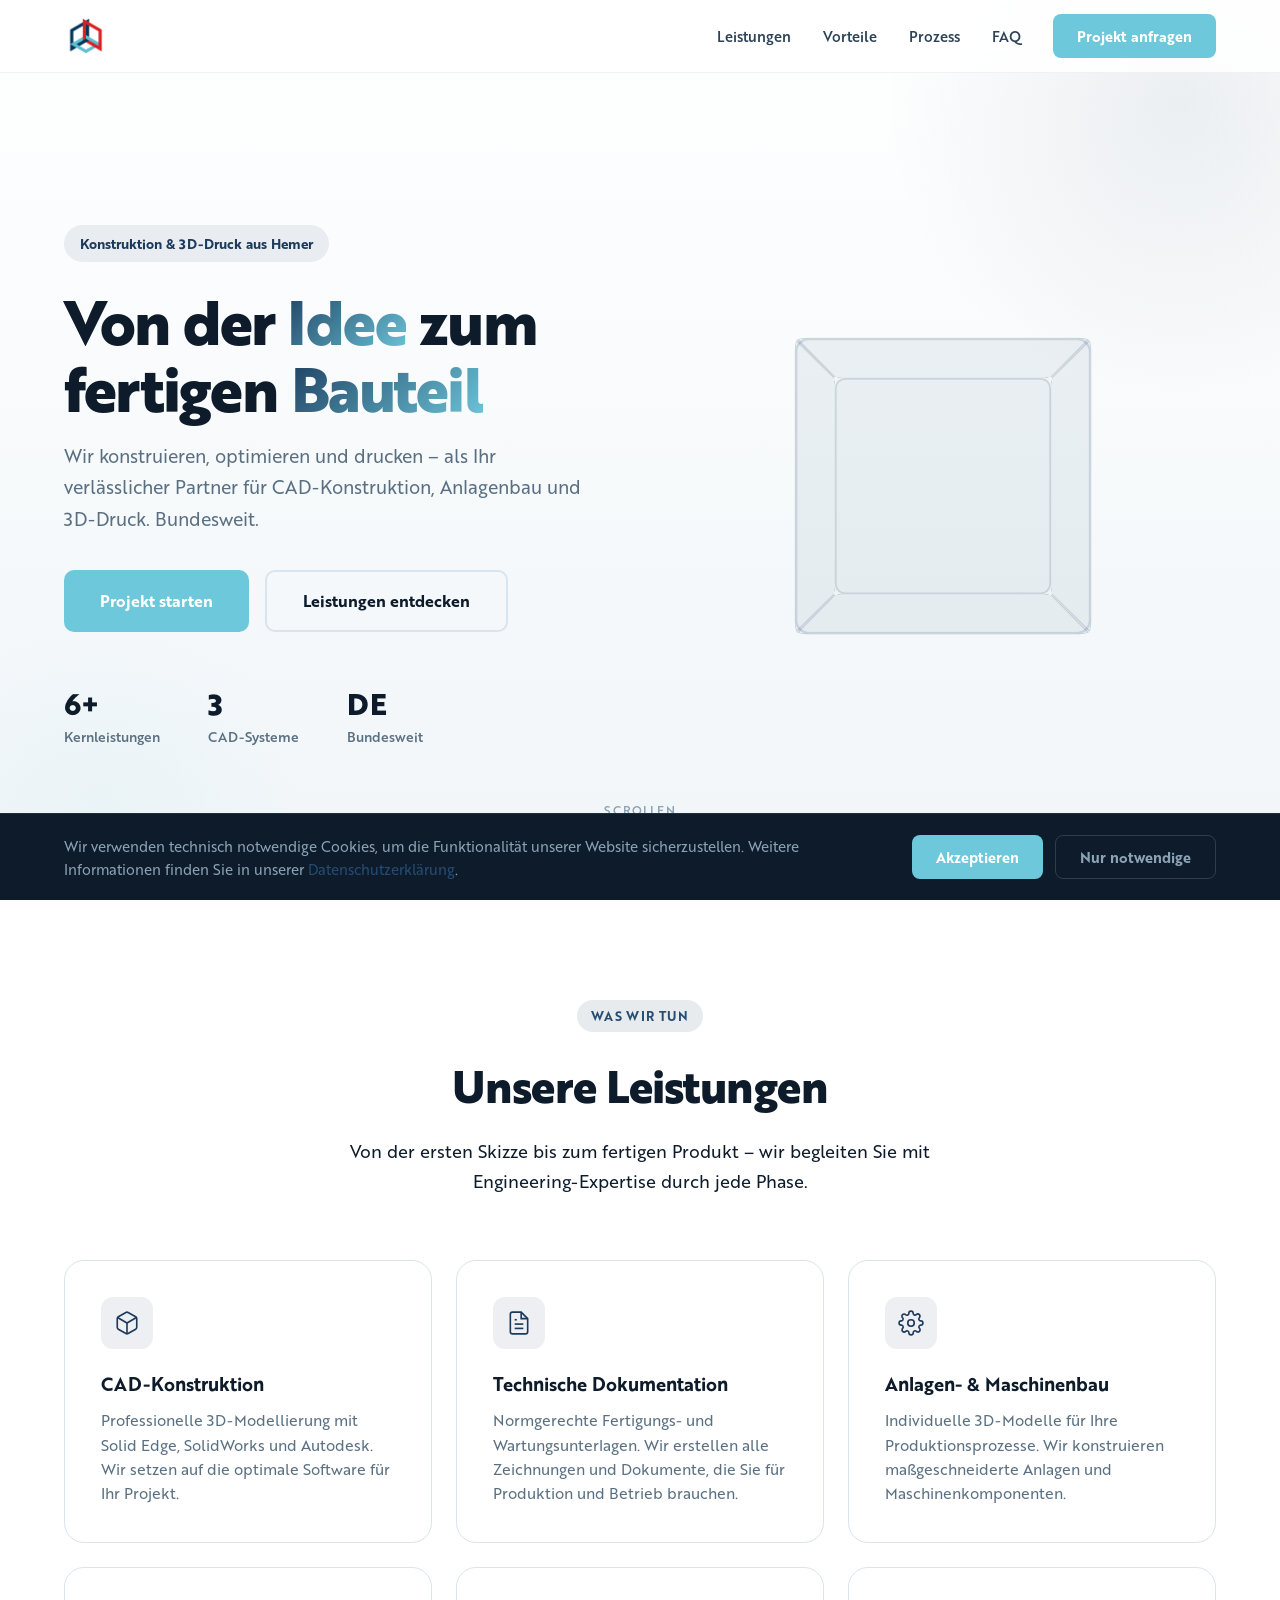
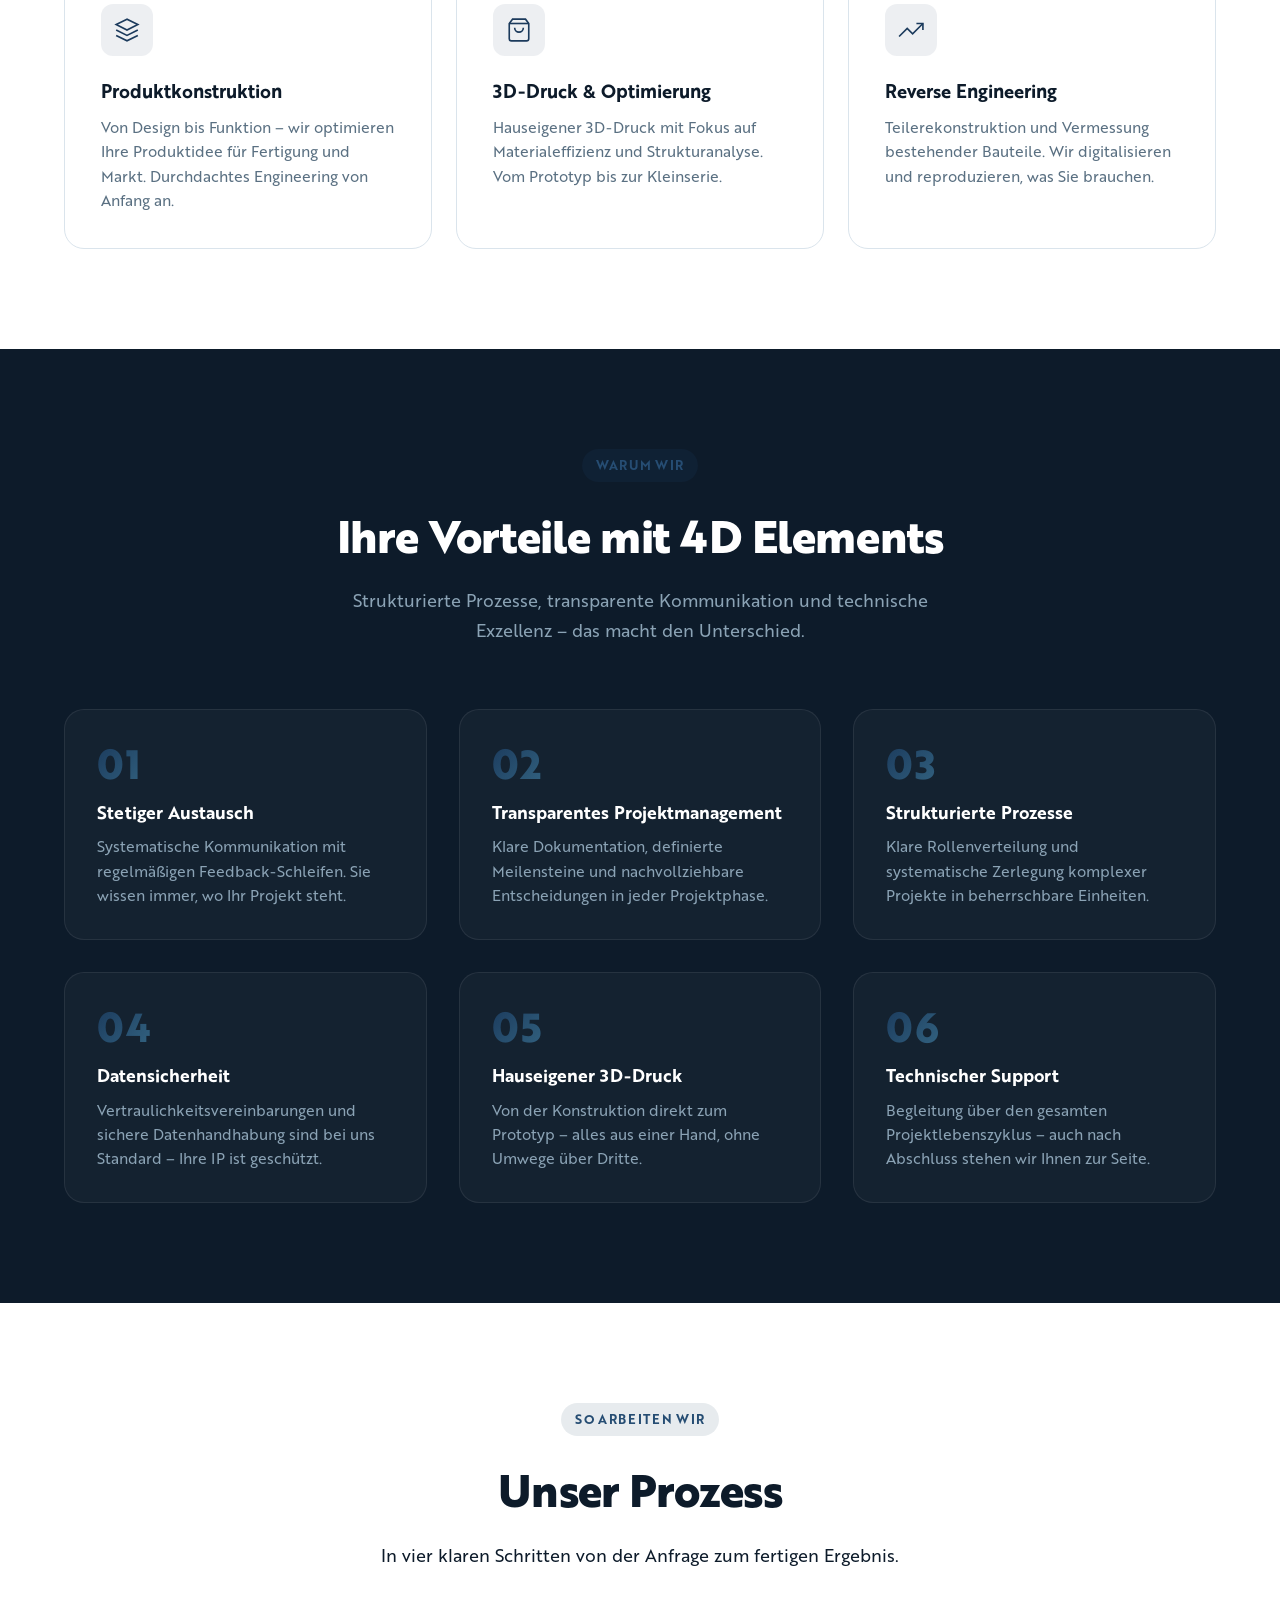
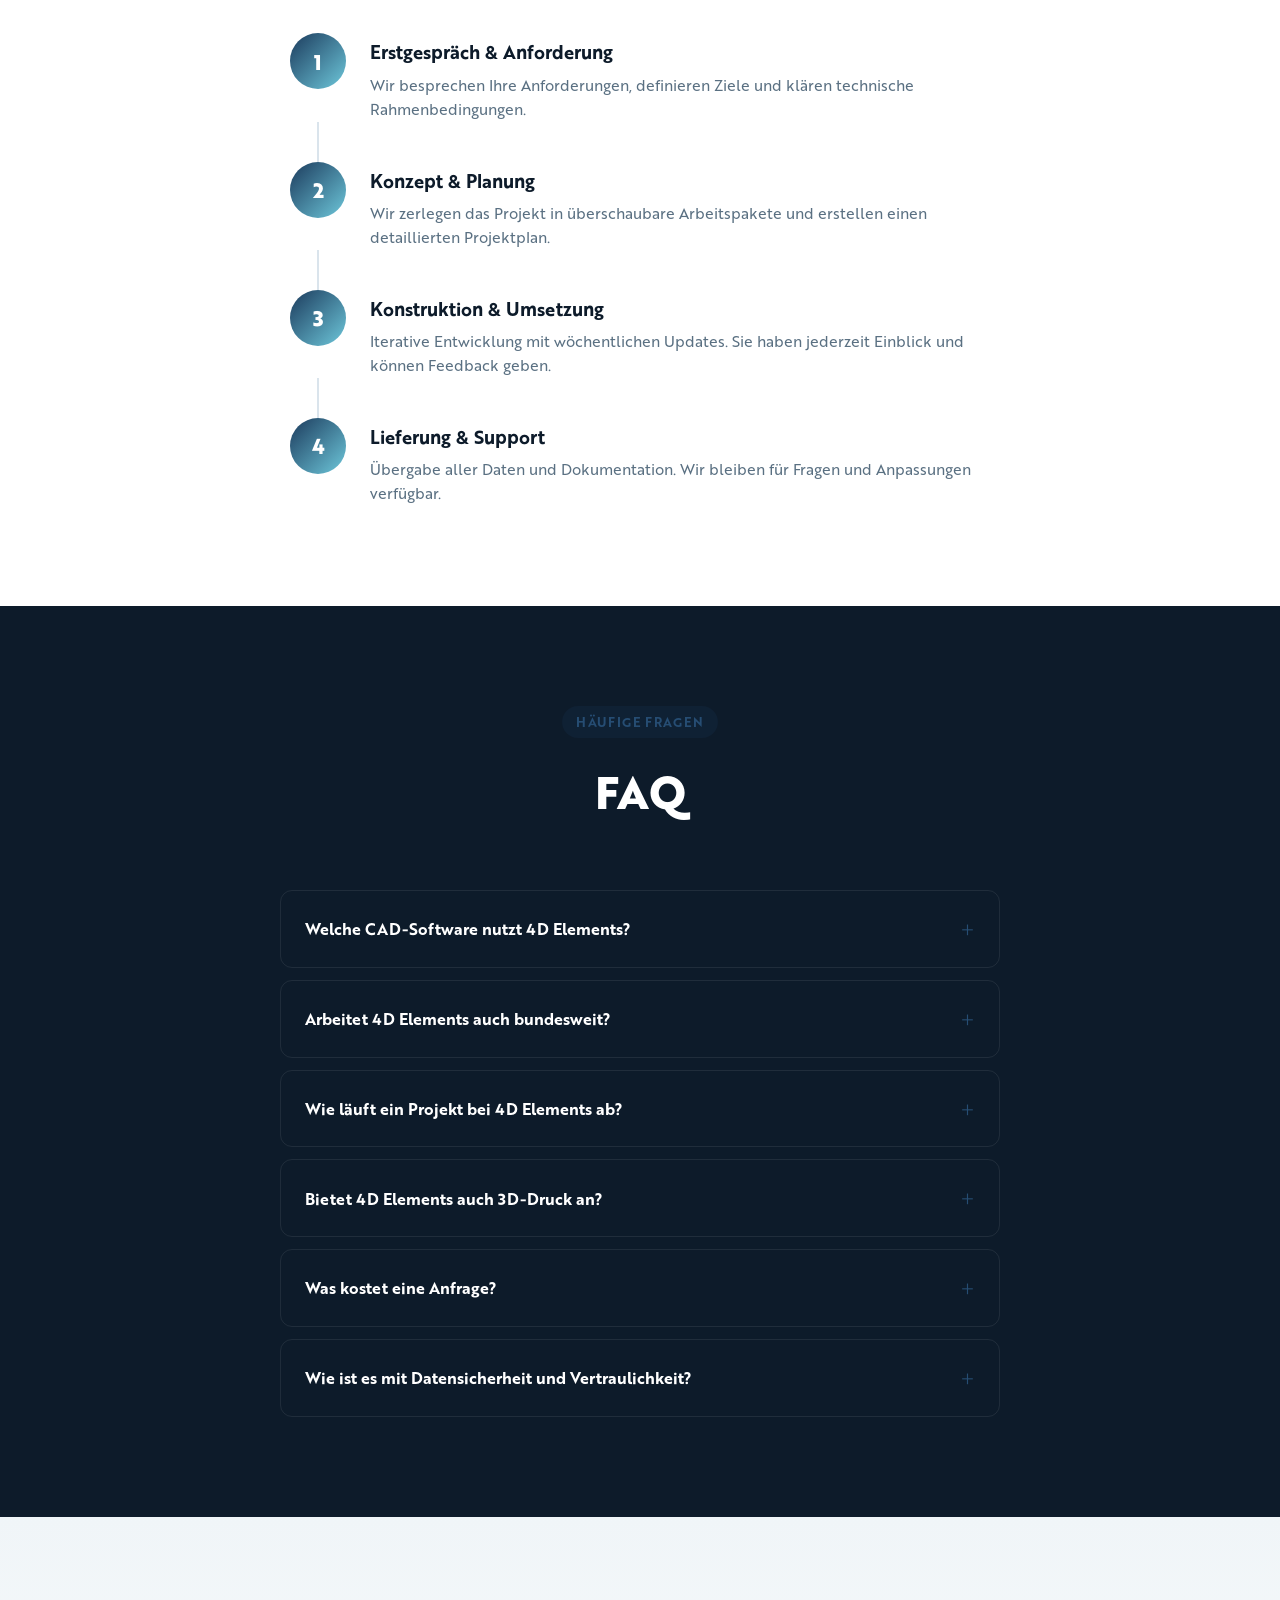
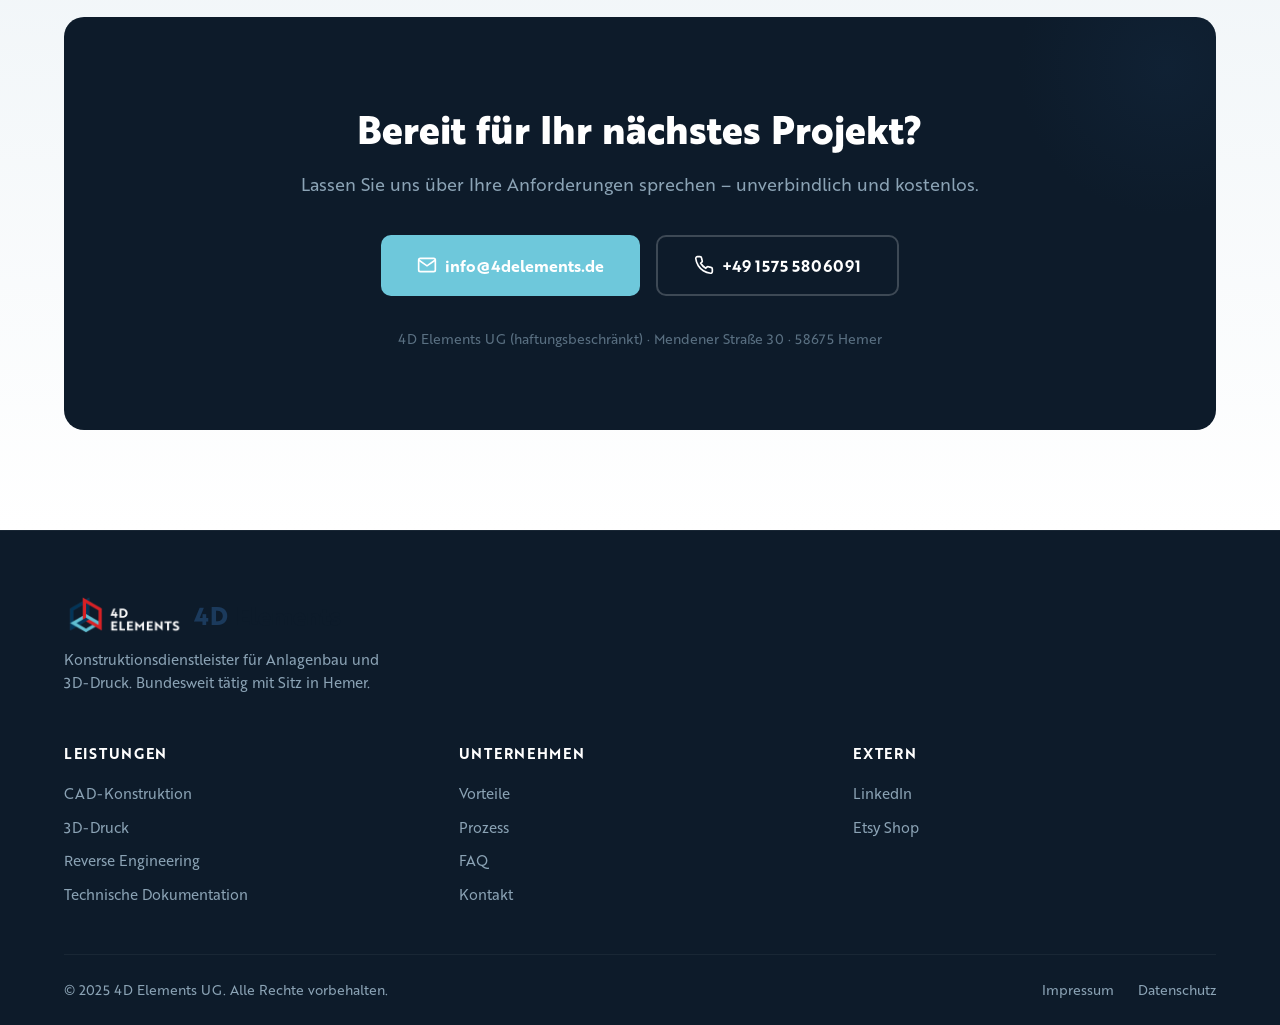
<file: index.html>
<!DOCTYPE html>
<html lang="de">
<head>
  <meta charset="UTF-8">
  <meta name="viewport" content="width=device-width, initial-scale=1.0">
  <title>4D Elements UG | Konstruktion & 3D-Druck aus Hemer</title>
  <meta name="description" content="4D Elements UG – Ihr Partner für CAD-Konstruktion, 3D-Druck und Reverse Engineering. Bundesweit tätig mit Sitz in Hemer. Jetzt Projekt anfragen!">
  <meta name="keywords" content="CAD Konstruktion, 3D-Druck, Reverse Engineering, Anlagenbau, Technische Zeichnung, Hemer, Sauerland, NRW, 4D Elements">
  <meta name="author" content="4D Elements UG">
  <meta name="robots" content="index, follow">
  <link rel="canonical" href="https://4delements.de/">

  <!-- Open Graph -->
  <meta property="og:title" content="4D Elements UG | Konstruktion & 3D-Druck">
  <meta property="og:description" content="Ihr Partner für CAD-Konstruktion, 3D-Druck und Reverse Engineering. Bundesweit tätig.">
  <meta property="og:type" content="website">
  <meta property="og:url" content="https://4delements.de/">
  <meta property="og:locale" content="de_DE">
  <meta property="og:site_name" content="4D Elements UG">

  <!-- GEO Tags -->
  <meta name="geo.region" content="DE-NW">
  <meta name="geo.placename" content="Hemer">
  <meta name="geo.position" content="51.3867;7.7667">
  <meta name="ICBM" content="51.3867, 7.7667">

  <!-- Structured Data: LocalBusiness -->
  <script type="application/ld+json">
  {
    "@context": "https://schema.org",
    "@type": "LocalBusiness",
    "name": "4D Elements UG",
    "description": "Konstruktionsdienstleister für Anlagenbau und 3D-Druck",
    "url": "https://4delements.de",
    "telephone": "+4915755806091",
    "email": "info@4delements.de",
    "address": {
      "@type": "PostalAddress",
      "streetAddress": "Mendener Straße 30",
      "addressLocality": "Hemer",
      "postalCode": "58675",
      "addressRegion": "NRW",
      "addressCountry": "DE"
    },
    "areaServed": {
      "@type": "Country",
      "name": "Deutschland"
    },
    "sameAs": [
      "https://www.linkedin.com/company/4d-elements-ug/",
      "https://www.etsy.com/de/shop/4DElements"
    ],
    "foundingDate": "2023",
    "founders": [
      {"@type": "Person", "name": "Anna Wiemann"},
      {"@type": "Person", "name": "Timo Hinz"}
    ],
    "hasOfferCatalog": {
      "@type": "OfferCatalog",
      "name": "Dienstleistungen",
      "itemListElement": [
        {"@type": "Offer", "itemOffered": {"@type": "Service", "name": "CAD-Konstruktion", "description": "Professionelle Konstruktion mit Solid Edge, SolidWorks und Autodesk"}},
        {"@type": "Offer", "itemOffered": {"@type": "Service", "name": "3D-Druck", "description": "Optimierter 3D-Druck mit Materialeffizienz und Strukturanalyse"}},
        {"@type": "Offer", "itemOffered": {"@type": "Service", "name": "Reverse Engineering", "description": "Teilerekonstruktion und Vermessungsdienstleistungen"}},
        {"@type": "Offer", "itemOffered": {"@type": "Service", "name": "Technische Dokumentation", "description": "Fertigungs- und Wartungsunterlagen"}}
      ]
    }
  }
  </script>

  <!-- FAQ Structured Data -->
  <script type="application/ld+json">
  {
    "@context": "https://schema.org",
    "@type": "FAQPage",
    "mainEntity": [
      {
        "@type": "Question",
        "name": "Welche CAD-Software nutzt 4D Elements?",
        "acceptedAnswer": {
          "@type": "Answer",
          "text": "Wir arbeiten mit Solid Edge, SolidWorks und Autodesk – je nach Projektanforderung setzen wir die optimale Software ein."
        }
      },
      {
        "@type": "Question",
        "name": "Arbeitet 4D Elements auch bundesweit?",
        "acceptedAnswer": {
          "@type": "Answer",
          "text": "Ja, wir sind bundesweit tätig. Unser Sitz ist in Hemer (NRW), aber wir betreuen Kunden in ganz Deutschland."
        }
      },
      {
        "@type": "Question",
        "name": "Wie läuft ein Projekt bei 4D Elements ab?",
        "acceptedAnswer": {
          "@type": "Answer",
          "text": "Wir zerlegen komplexe Projekte in überschaubare Einheiten, kommunizieren wöchentlich den Fortschritt und liefern transparente Dokumentation."
        }
      }
    ]
  }
  </script>

  <link rel="stylesheet" href="style.css">
</head>
<body>

  <!-- Navigation -->
  <nav class="nav" id="nav">
    <div class="container nav-inner">
      <a href="/" class="nav-logo">
        <img src="/assets/logo.png" alt="4D Elements Logo" class="nav-logo-img">
      </a>
      <ul class="nav-links" id="navLinks">
        <li><a href="#leistungen">Leistungen</a></li>
        <li><a href="#vorteile">Vorteile</a></li>
        <li><a href="#prozess">Prozess</a></li>
        <li><a href="#faq">FAQ</a></li>
        <li><a href="#kontakt" class="btn btn-nav">Projekt anfragen</a></li>
      </ul>
      <button class="nav-toggle" id="navToggle" aria-label="Menü öffnen">
        <span></span><span></span><span></span>
      </button>
    </div>
  </nav>

  <!-- Hero -->
  <header class="hero" id="hero">
    <div class="container hero-inner">
      <div class="hero-content">
        <div class="hero-badge">Konstruktion & 3D-Druck aus Hemer</div>
        <h1>Von der <span class="gradient-text">Idee</span> zum fertigen <span class="gradient-text">Bauteil</span></h1>
        <p class="hero-sub">Wir konstruieren, optimieren und drucken – als Ihr verlässlicher Partner für CAD-Konstruktion, Anlagenbau und 3D-Druck. Bundesweit.</p>
        <div class="hero-actions">
          <a href="#kontakt" class="btn btn-primary btn-lg">Projekt starten</a>
          <a href="#leistungen" class="btn btn-outline btn-lg">Leistungen entdecken</a>
        </div>
        <div class="hero-stats">
          <div class="stat">
            <span class="stat-num">6+</span>
            <span class="stat-label">Kernleistungen</span>
          </div>
          <div class="stat">
            <span class="stat-num">3</span>
            <span class="stat-label">CAD-Systeme</span>
          </div>
          <div class="stat">
            <span class="stat-num">DE</span>
            <span class="stat-label">Bundesweit</span>
          </div>
        </div>
      </div>
      <div class="hero-visual">
        <div class="hero-cube">
          <div class="cube-face front"></div>
          <div class="cube-face back"></div>
          <div class="cube-face right"></div>
          <div class="cube-face left"></div>
          <div class="cube-face top"></div>
          <div class="cube-face bottom"></div>
        </div>
      </div>
    </div>
    <div class="hero-scroll">
      <span>Scrollen</span>
      <div class="scroll-line"></div>
    </div>
  </header>

  <!-- Leistungen -->
  <section class="section" id="leistungen">
    <div class="container">
      <div class="section-header">
        <span class="section-tag">Was wir tun</span>
        <h2>Unsere Leistungen</h2>
        <p>Von der ersten Skizze bis zum fertigen Produkt – wir begleiten Sie mit Engineering-Expertise durch jede Phase.</p>
      </div>
      <div class="services-grid">
        <article class="service-card">
          <div class="service-icon">
            <svg viewBox="0 0 24 24" fill="none" stroke="currentColor" stroke-width="1.5"><path d="M21 16V8a2 2 0 0 0-1-1.73l-7-4a2 2 0 0 0-2 0l-7 4A2 2 0 0 0 3 8v8a2 2 0 0 0 1 1.73l7 4a2 2 0 0 0 2 0l7-4A2 2 0 0 0 21 16z"/><polyline points="3.27 6.96 12 12.01 20.73 6.96"/><line x1="12" y1="22.08" x2="12" y2="12"/></svg>
          </div>
          <h3>CAD-Konstruktion</h3>
          <p>Professionelle 3D-Modellierung mit Solid Edge, SolidWorks und Autodesk. Wir setzen auf die optimale Software für Ihr Projekt.</p>
        </article>
        <article class="service-card">
          <div class="service-icon">
            <svg viewBox="0 0 24 24" fill="none" stroke="currentColor" stroke-width="1.5"><path d="M14 2H6a2 2 0 0 0-2 2v16a2 2 0 0 0 2 2h12a2 2 0 0 0 2-2V8z"/><polyline points="14 2 14 8 20 8"/><line x1="16" y1="13" x2="8" y2="13"/><line x1="16" y1="17" x2="8" y2="17"/><polyline points="10 9 9 9 8 9"/></svg>
          </div>
          <h3>Technische Dokumentation</h3>
          <p>Normgerechte Fertigungs- und Wartungsunterlagen. Wir erstellen alle Zeichnungen und Dokumente, die Sie für Produktion und Betrieb brauchen.</p>
        </article>
        <article class="service-card">
          <div class="service-icon">
            <svg viewBox="0 0 24 24" fill="none" stroke="currentColor" stroke-width="1.5"><circle cx="12" cy="12" r="3"/><path d="M19.4 15a1.65 1.65 0 0 0 .33 1.82l.06.06a2 2 0 0 1 0 2.83 2 2 0 0 1-2.83 0l-.06-.06a1.65 1.65 0 0 0-1.82-.33 1.65 1.65 0 0 0-1 1.51V21a2 2 0 0 1-2 2 2 2 0 0 1-2-2v-.09A1.65 1.65 0 0 0 9 19.4a1.65 1.65 0 0 0-1.82.33l-.06.06a2 2 0 0 1-2.83 0 2 2 0 0 1 0-2.83l.06-.06A1.65 1.65 0 0 0 4.68 15a1.65 1.65 0 0 0-1.51-1H3a2 2 0 0 1-2-2 2 2 0 0 1 2-2h.09A1.65 1.65 0 0 0 4.6 9a1.65 1.65 0 0 0-.33-1.82l-.06-.06a2 2 0 0 1 0-2.83 2 2 0 0 1 2.83 0l.06.06A1.65 1.65 0 0 0 9 4.68a1.65 1.65 0 0 0 1-1.51V3a2 2 0 0 1 2-2 2 2 0 0 1 2 2v.09a1.65 1.65 0 0 0 1 1.51 1.65 1.65 0 0 0 1.82-.33l.06-.06a2 2 0 0 1 2.83 0 2 2 0 0 1 0 2.83l-.06.06A1.65 1.65 0 0 0 19.4 9a1.65 1.65 0 0 0 1.51 1H21a2 2 0 0 1 2 2 2 2 0 0 1-2 2h-.09a1.65 1.65 0 0 0-1.51 1z"/></svg>
          </div>
          <h3>Anlagen- & Maschinenbau</h3>
          <p>Individuelle 3D-Modelle für Ihre Produktionsprozesse. Wir konstruieren maßgeschneiderte Anlagen und Maschinenkomponenten.</p>
        </article>
        <article class="service-card">
          <div class="service-icon">
            <svg viewBox="0 0 24 24" fill="none" stroke="currentColor" stroke-width="1.5"><path d="M12 2L2 7l10 5 10-5-10-5z"/><path d="M2 17l10 5 10-5"/><path d="M2 12l10 5 10-5"/></svg>
          </div>
          <h3>Produktkonstruktion</h3>
          <p>Von Design bis Funktion – wir optimieren Ihre Produktidee für Fertigung und Markt. Durchdachtes Engineering von Anfang an.</p>
        </article>
        <article class="service-card">
          <div class="service-icon">
            <svg viewBox="0 0 24 24" fill="none" stroke="currentColor" stroke-width="1.5"><path d="M6 2L3 6v14a2 2 0 0 0 2 2h14a2 2 0 0 0 2-2V6l-3-4z"/><line x1="3" y1="6" x2="21" y2="6"/><path d="M16 10a4 4 0 0 1-8 0"/></svg>
          </div>
          <h3>3D-Druck & Optimierung</h3>
          <p>Hauseigener 3D-Druck mit Fokus auf Materialeffizienz und Strukturanalyse. Vom Prototyp bis zur Kleinserie.</p>
        </article>
        <article class="service-card">
          <div class="service-icon">
            <svg viewBox="0 0 24 24" fill="none" stroke="currentColor" stroke-width="1.5"><polyline points="23 6 13.5 15.5 8.5 10.5 1 18"/><polyline points="17 6 23 6 23 12"/></svg>
          </div>
          <h3>Reverse Engineering</h3>
          <p>Teilerekonstruktion und Vermessung bestehender Bauteile. Wir digitalisieren und reproduzieren, was Sie brauchen.</p>
        </article>
      </div>
    </div>
  </section>

  <!-- Vorteile -->
  <section class="section section-dark" id="vorteile">
    <div class="container">
      <div class="section-header">
        <span class="section-tag">Warum wir</span>
        <h2>Ihre Vorteile mit 4D Elements</h2>
        <p>Strukturierte Prozesse, transparente Kommunikation und technische Exzellenz – das macht den Unterschied.</p>
      </div>
      <div class="advantages-grid">
        <div class="advantage">
          <div class="advantage-num">01</div>
          <h3>Stetiger Austausch</h3>
          <p>Systematische Kommunikation mit regelmäßigen Feedback-Schleifen. Sie wissen immer, wo Ihr Projekt steht.</p>
        </div>
        <div class="advantage">
          <div class="advantage-num">02</div>
          <h3>Transparentes Projektmanagement</h3>
          <p>Klare Dokumentation, definierte Meilensteine und nachvollziehbare Entscheidungen in jeder Projektphase.</p>
        </div>
        <div class="advantage">
          <div class="advantage-num">03</div>
          <h3>Strukturierte Prozesse</h3>
          <p>Klare Rollenverteilung und systematische Zerlegung komplexer Projekte in beherrschbare Einheiten.</p>
        </div>
        <div class="advantage">
          <div class="advantage-num">04</div>
          <h3>Datensicherheit</h3>
          <p>Vertraulichkeitsvereinbarungen und sichere Datenhandhabung sind bei uns Standard – Ihre IP ist geschützt.</p>
        </div>
        <div class="advantage">
          <div class="advantage-num">05</div>
          <h3>Hauseigener 3D-Druck</h3>
          <p>Von der Konstruktion direkt zum Prototyp – alles aus einer Hand, ohne Umwege über Dritte.</p>
        </div>
        <div class="advantage">
          <div class="advantage-num">06</div>
          <h3>Technischer Support</h3>
          <p>Begleitung über den gesamten Projektlebenszyklus – auch nach Abschluss stehen wir Ihnen zur Seite.</p>
        </div>
      </div>
    </div>
  </section>

  <!-- Prozess -->
  <section class="section" id="prozess">
    <div class="container">
      <div class="section-header">
        <span class="section-tag">So arbeiten wir</span>
        <h2>Unser Prozess</h2>
        <p>In vier klaren Schritten von der Anfrage zum fertigen Ergebnis.</p>
      </div>
      <div class="process-steps">
        <div class="process-step">
          <div class="step-number">1</div>
          <div class="step-content">
            <h3>Erstgespräch & Anforderung</h3>
            <p>Wir besprechen Ihre Anforderungen, definieren Ziele und klären technische Rahmenbedingungen.</p>
          </div>
        </div>
        <div class="process-line"></div>
        <div class="process-step">
          <div class="step-number">2</div>
          <div class="step-content">
            <h3>Konzept & Planung</h3>
            <p>Wir zerlegen das Projekt in überschaubare Arbeitspakete und erstellen einen detaillierten Projektplan.</p>
          </div>
        </div>
        <div class="process-line"></div>
        <div class="process-step">
          <div class="step-number">3</div>
          <div class="step-content">
            <h3>Konstruktion & Umsetzung</h3>
            <p>Iterative Entwicklung mit wöchentlichen Updates. Sie haben jederzeit Einblick und können Feedback geben.</p>
          </div>
        </div>
        <div class="process-line"></div>
        <div class="process-step">
          <div class="step-number">4</div>
          <div class="step-content">
            <h3>Lieferung & Support</h3>
            <p>Übergabe aller Daten und Dokumentation. Wir bleiben für Fragen und Anpassungen verfügbar.</p>
          </div>
        </div>
      </div>
    </div>
  </section>

  <!-- FAQ -->
  <section class="section section-dark" id="faq">
    <div class="container">
      <div class="section-header">
        <span class="section-tag">Häufige Fragen</span>
        <h2>FAQ</h2>
      </div>
      <div class="faq-list">
        <details class="faq-item">
          <summary>Welche CAD-Software nutzt 4D Elements?</summary>
          <p>Wir arbeiten mit Solid Edge, SolidWorks und Autodesk – je nach Projektanforderung setzen wir die optimale Software ein.</p>
        </details>
        <details class="faq-item">
          <summary>Arbeitet 4D Elements auch bundesweit?</summary>
          <p>Ja, wir sind bundesweit tätig. Unser Sitz ist in Hemer (NRW), aber wir betreuen Kunden in ganz Deutschland – digital und vor Ort.</p>
        </details>
        <details class="faq-item">
          <summary>Wie läuft ein Projekt bei 4D Elements ab?</summary>
          <p>Wir zerlegen komplexe Projekte in überschaubare Einheiten, kommunizieren wöchentlich den Fortschritt und liefern transparente Dokumentation. In vier Schritten: Erstgespräch, Planung, Umsetzung, Lieferung.</p>
        </details>
        <details class="faq-item">
          <summary>Bietet 4D Elements auch 3D-Druck an?</summary>
          <p>Ja, wir haben hauseigene 3D-Druck-Kapazitäten. Von der Konstruktion bis zum fertigen Prototyp oder zur Kleinserie – alles aus einer Hand.</p>
        </details>
        <details class="faq-item">
          <summary>Was kostet eine Anfrage?</summary>
          <p>Die Erstberatung ist unverbindlich und kostenlos. Wir erstellen Ihnen gerne ein individuelles Angebot basierend auf Ihren Projektanforderungen.</p>
        </details>
        <details class="faq-item">
          <summary>Wie ist es mit Datensicherheit und Vertraulichkeit?</summary>
          <p>Datensicherheit hat für uns höchste Priorität. Wir arbeiten standardmäßig mit Vertraulichkeitsvereinbarungen (NDA) und sicheren Datenübertragungswegen.</p>
        </details>
      </div>
    </div>
  </section>

  <!-- CTA -->
  <section class="section section-cta" id="kontakt">
    <div class="container">
      <div class="cta-inner">
        <h2>Bereit für Ihr nächstes Projekt?</h2>
        <p>Lassen Sie uns über Ihre Anforderungen sprechen – unverbindlich und kostenlos.</p>
        <div class="cta-actions">
          <a href="mailto:info@4delements.de" class="btn btn-primary btn-lg">
            <svg viewBox="0 0 24 24" fill="none" stroke="currentColor" stroke-width="2" width="20" height="20"><path d="M4 4h16c1.1 0 2 .9 2 2v12c0 1.1-.9 2-2 2H4c-1.1 0-2-.9-2-2V6c0-1.1.9-2 2-2z"/><polyline points="22,6 12,13 2,6"/></svg>
            info@4delements.de
          </a>
          <a href="tel:+4915755806091" class="btn btn-outline btn-lg">
            <svg viewBox="0 0 24 24" fill="none" stroke="currentColor" stroke-width="2" width="20" height="20"><path d="M22 16.92v3a2 2 0 0 1-2.18 2 19.79 19.79 0 0 1-8.63-3.07 19.5 19.5 0 0 1-6-6 19.79 19.79 0 0 1-3.07-8.67A2 2 0 0 1 4.11 2h3a2 2 0 0 1 2 1.72c.127.96.361 1.903.7 2.81a2 2 0 0 1-.45 2.11L8.09 9.91a16 16 0 0 0 6 6l1.27-1.27a2 2 0 0 1 2.11-.45c.907.339 1.85.573 2.81.7A2 2 0 0 1 22 16.92z"/></svg>
            +49 1575 5806091
          </a>
        </div>
        <div class="cta-address">
          <p>4D Elements UG (haftungsbeschränkt) · Mendener Straße 30 · 58675 Hemer</p>
        </div>
      </div>
    </div>
  </section>

  <!-- Footer -->
  <footer class="footer">
    <div class="container footer-inner">
      <div class="footer-brand">
        <a href="/" class="nav-logo">
          <img src="/assets/logo.png" alt="4D Elements Logo" class="nav-logo-img">
          <span class="logo-4d">4D</span><span class="logo-elements">Elements</span>
        </a>
        <p>Konstruktionsdienstleister für Anlagenbau und 3D-Druck. Bundesweit tätig mit Sitz in Hemer.</p>
      </div>
      <div class="footer-links">
        <div class="footer-col">
          <h4>Leistungen</h4>
          <ul>
            <li><a href="#leistungen">CAD-Konstruktion</a></li>
            <li><a href="#leistungen">3D-Druck</a></li>
            <li><a href="#leistungen">Reverse Engineering</a></li>
            <li><a href="#leistungen">Technische Dokumentation</a></li>
          </ul>
        </div>
        <div class="footer-col">
          <h4>Unternehmen</h4>
          <ul>
            <li><a href="#vorteile">Vorteile</a></li>
            <li><a href="#prozess">Prozess</a></li>
            <li><a href="#faq">FAQ</a></li>
            <li><a href="#kontakt">Kontakt</a></li>
          </ul>
        </div>
        <div class="footer-col">
          <h4>Extern</h4>
          <ul>
            <li><a href="https://www.linkedin.com/company/4d-elements-ug/" target="_blank" rel="noopener">LinkedIn</a></li>
            <li><a href="https://www.etsy.com/de/shop/4DElements" target="_blank" rel="noopener">Etsy Shop</a></li>
          </ul>
        </div>
      </div>
      <div class="footer-bottom">
        <p>&copy; 2025 4D Elements UG. Alle Rechte vorbehalten.</p>
        <div class="footer-legal">
          <a href="/impressum.html">Impressum</a>
          <a href="/datenschutz.html">Datenschutz</a>
        </div>
      </div>
    </div>
  </footer>

  <!-- Cookie Banner -->
  <div class="cookie-banner" id="cookieBanner">
    <div class="container cookie-banner-inner">
      <div class="cookie-banner-text">
        <p>Wir verwenden technisch notwendige Cookies, um die Funktionalität unserer Website sicherzustellen. Weitere Informationen finden Sie in unserer <a href="/datenschutz.html">Datenschutzerklärung</a>.</p>
      </div>
      <div class="cookie-banner-actions">
        <button class="cookie-btn cookie-btn-accept" id="cookieAccept">Akzeptieren</button>
        <button class="cookie-btn cookie-btn-reject" id="cookieReject">Nur notwendige</button>
      </div>
    </div>
  </div>

  <script src="script.js"></script>
</body>
</html>
</file>
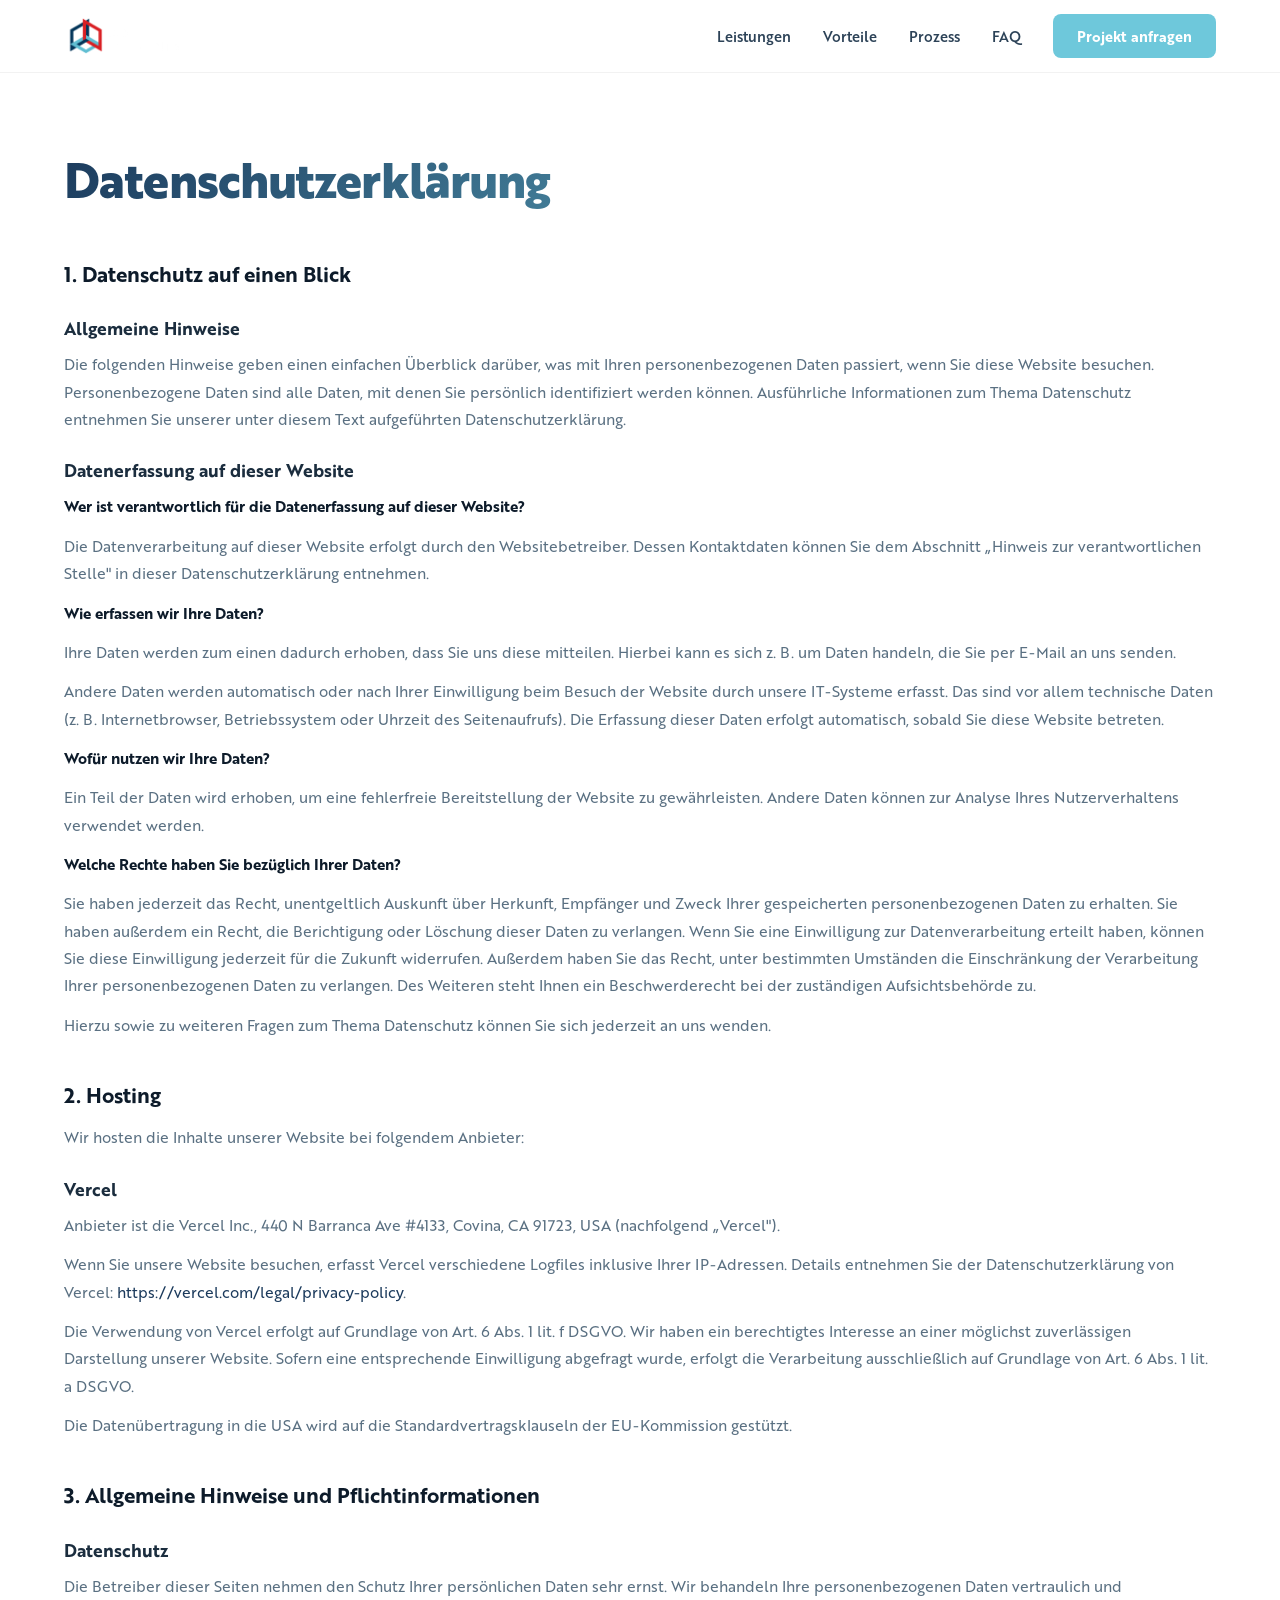
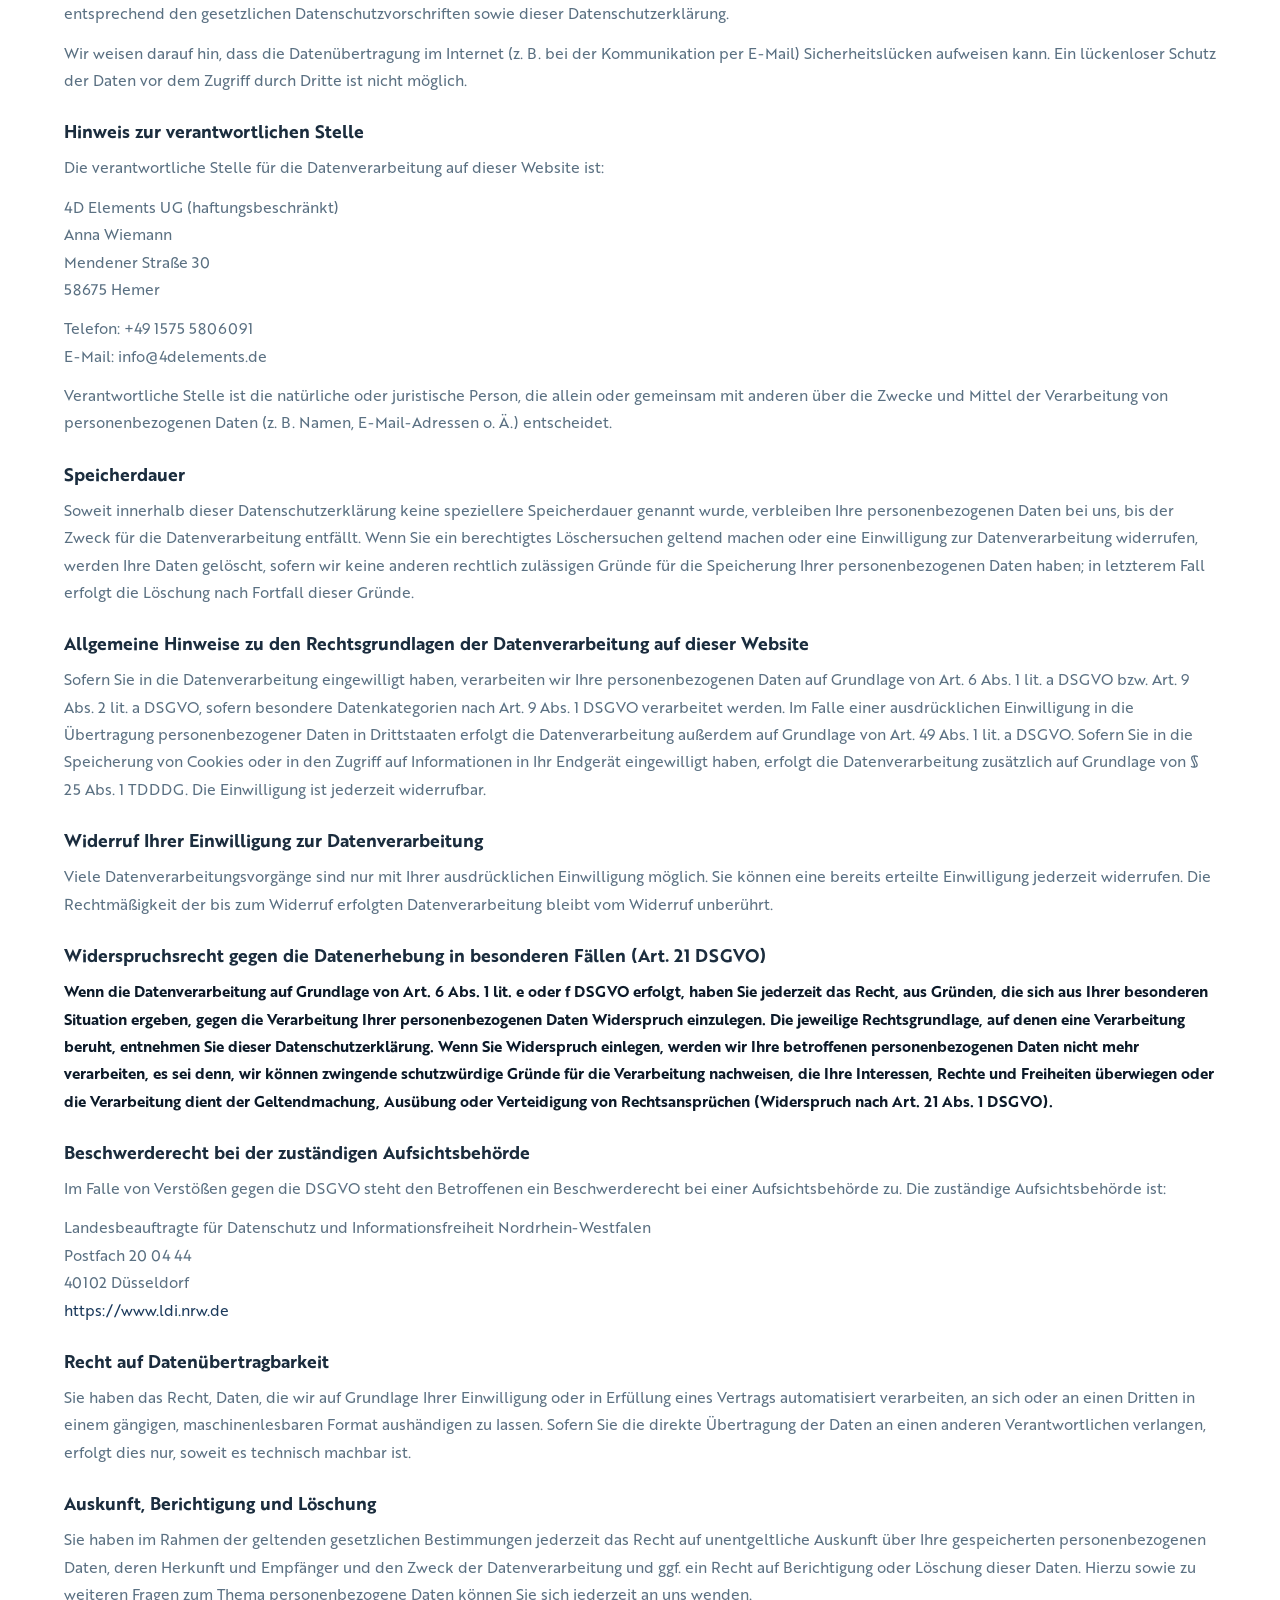
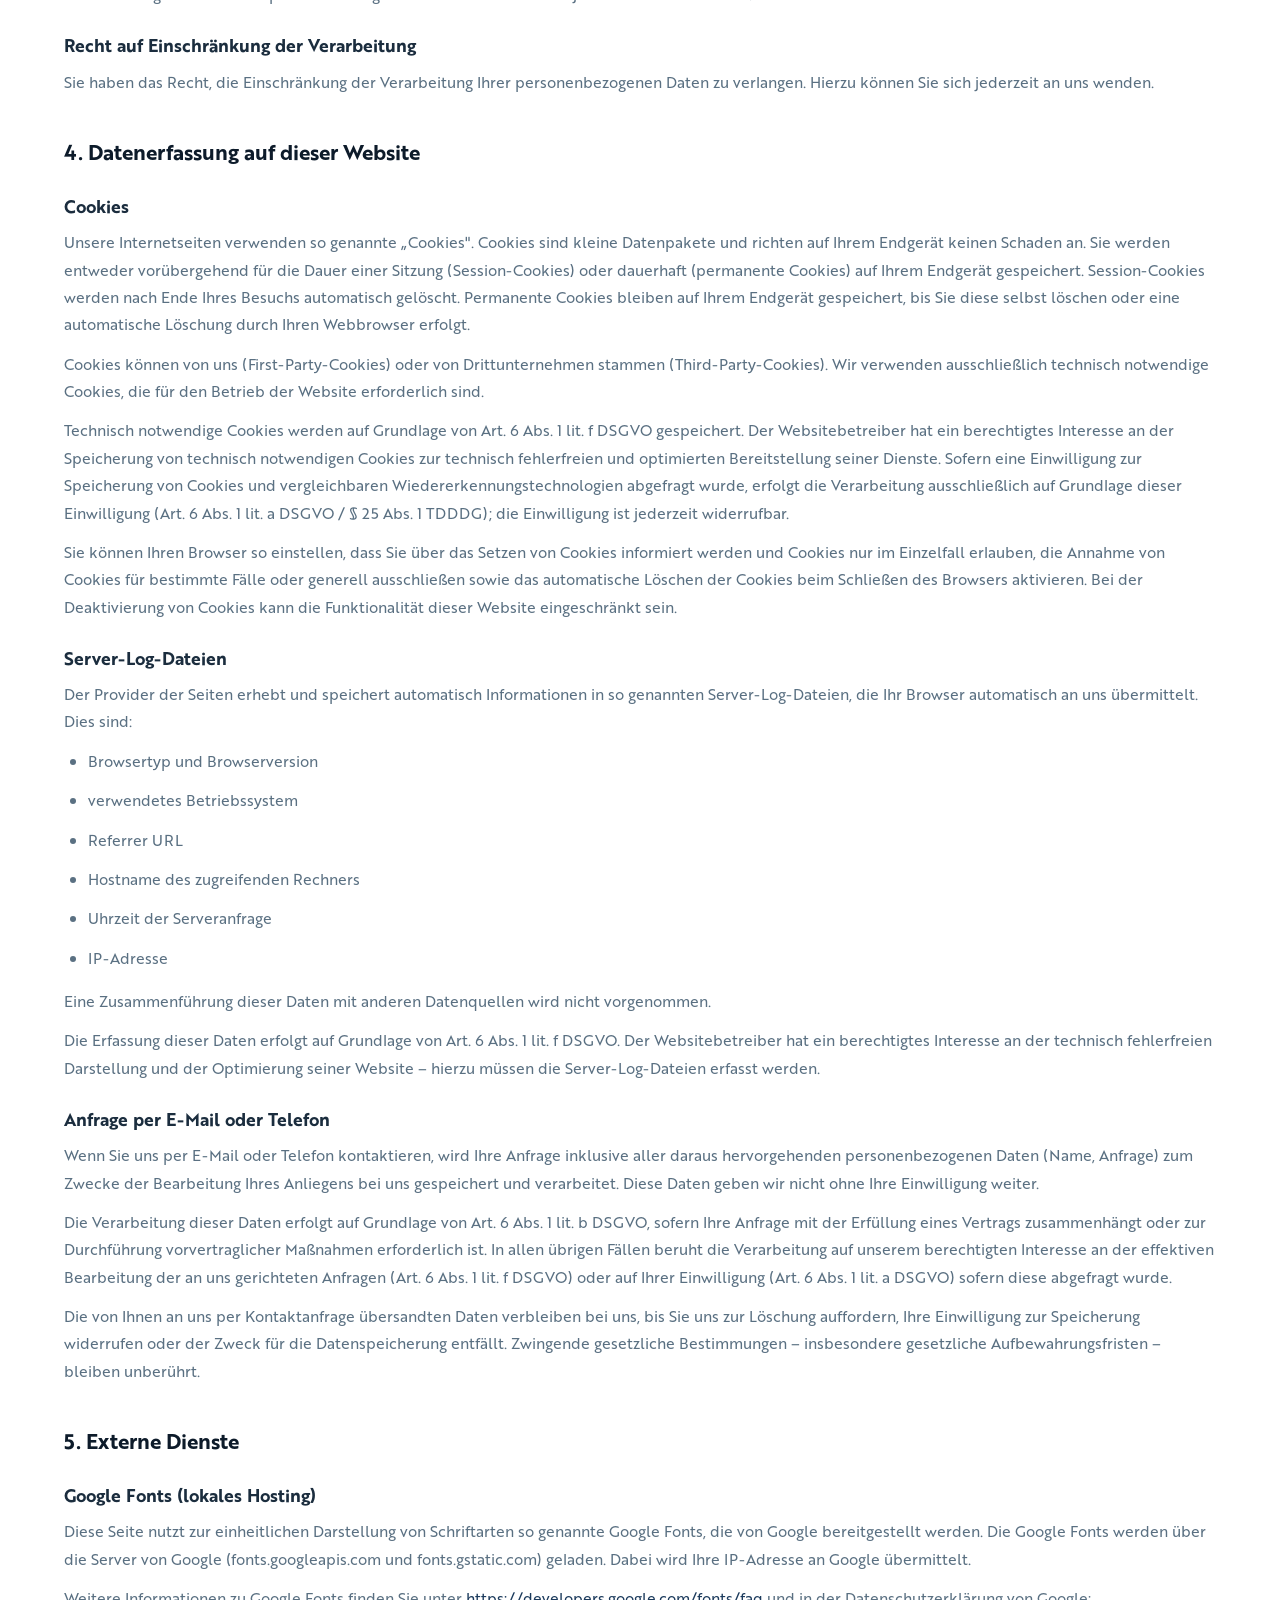
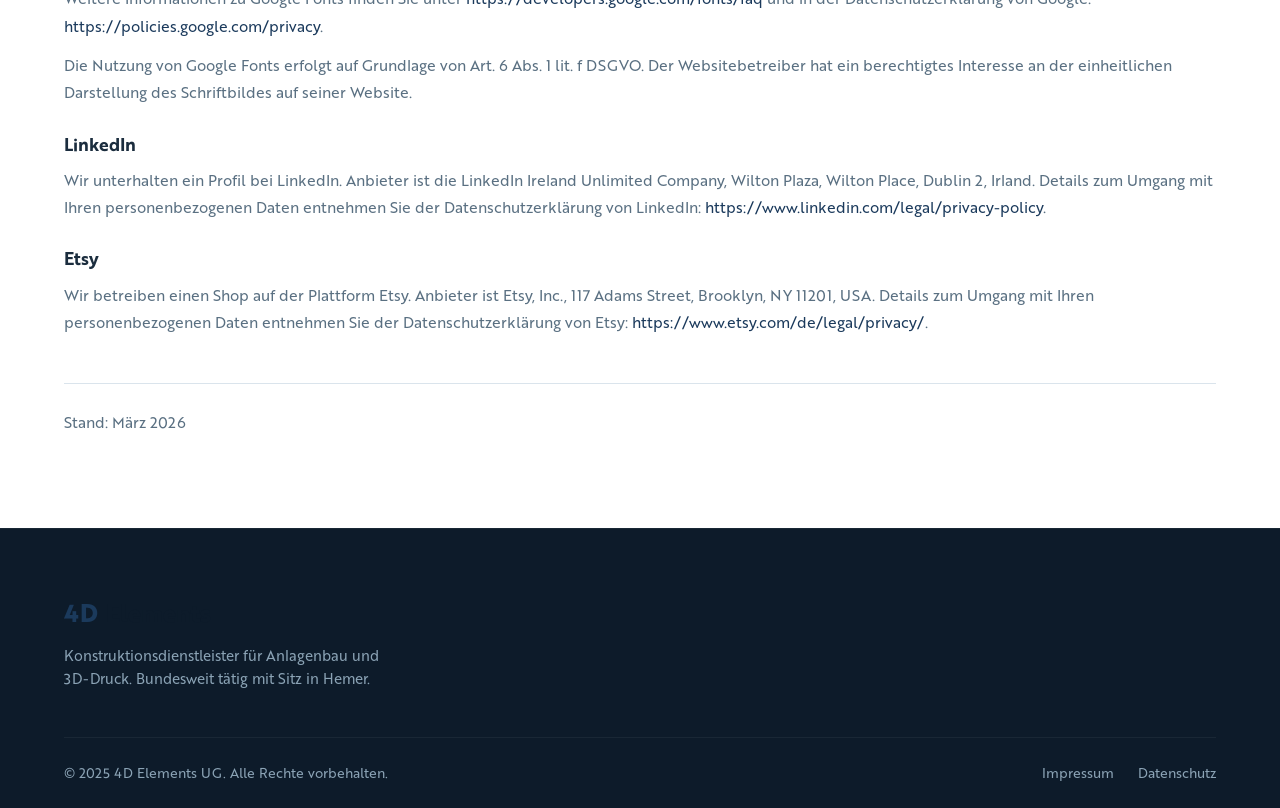
<file: datenschutz.html>
<!DOCTYPE html>
<html lang="de">
<head>
  <meta charset="UTF-8">
  <meta name="viewport" content="width=device-width, initial-scale=1.0">
  <title>Datenschutzerklärung | 4D Elements UG</title>
  <meta name="robots" content="noindex, nofollow">
  <link rel="canonical" href="https://4delements.de/datenschutz">
  <link rel="stylesheet" href="style.css">
</head>
<body>

  <!-- Navigation -->
  <nav class="nav" id="nav">
    <div class="container nav-inner">
      <a href="/" class="nav-logo">
        <img src="/assets/logo.png" alt="4D Elements Logo" class="nav-logo-img">
      </a>
      <ul class="nav-links" id="navLinks">
        <li><a href="/#leistungen">Leistungen</a></li>
        <li><a href="/#vorteile">Vorteile</a></li>
        <li><a href="/#prozess">Prozess</a></li>
        <li><a href="/#faq">FAQ</a></li>
        <li><a href="/#kontakt" class="btn btn-nav">Projekt anfragen</a></li>
      </ul>
      <button class="nav-toggle" id="navToggle" aria-label="Menü öffnen">
        <span></span><span></span><span></span>
      </button>
    </div>
  </nav>

  <!-- Datenschutz Content -->
  <main class="legal-page">
    <div class="container">
      <h1>Datenschutzerklärung</h1>

      <h2>1. Datenschutz auf einen Blick</h2>

      <h3>Allgemeine Hinweise</h3>
      <p>
        Die folgenden Hinweise geben einen einfachen Überblick darüber, was mit Ihren personenbezogenen Daten
        passiert, wenn Sie diese Website besuchen. Personenbezogene Daten sind alle Daten, mit denen Sie persönlich
        identifiziert werden können. Ausführliche Informationen zum Thema Datenschutz entnehmen Sie unserer unter
        diesem Text aufgeführten Datenschutzerklärung.
      </p>

      <h3>Datenerfassung auf dieser Website</h3>
      <p><strong>Wer ist verantwortlich für die Datenerfassung auf dieser Website?</strong></p>
      <p>
        Die Datenverarbeitung auf dieser Website erfolgt durch den Websitebetreiber. Dessen Kontaktdaten
        können Sie dem Abschnitt „Hinweis zur verantwortlichen Stelle" in dieser Datenschutzerklärung entnehmen.
      </p>

      <p><strong>Wie erfassen wir Ihre Daten?</strong></p>
      <p>
        Ihre Daten werden zum einen dadurch erhoben, dass Sie uns diese mitteilen. Hierbei kann es sich z.&nbsp;B. um
        Daten handeln, die Sie per E-Mail an uns senden.
      </p>
      <p>
        Andere Daten werden automatisch oder nach Ihrer Einwilligung beim Besuch der Website durch unsere
        IT-Systeme erfasst. Das sind vor allem technische Daten (z.&nbsp;B. Internetbrowser, Betriebssystem oder
        Uhrzeit des Seitenaufrufs). Die Erfassung dieser Daten erfolgt automatisch, sobald Sie diese Website betreten.
      </p>

      <p><strong>Wofür nutzen wir Ihre Daten?</strong></p>
      <p>
        Ein Teil der Daten wird erhoben, um eine fehlerfreie Bereitstellung der Website zu gewährleisten.
        Andere Daten können zur Analyse Ihres Nutzerverhaltens verwendet werden.
      </p>

      <p><strong>Welche Rechte haben Sie bezüglich Ihrer Daten?</strong></p>
      <p>
        Sie haben jederzeit das Recht, unentgeltlich Auskunft über Herkunft, Empfänger und Zweck Ihrer gespeicherten
        personenbezogenen Daten zu erhalten. Sie haben außerdem ein Recht, die Berichtigung oder Löschung dieser
        Daten zu verlangen. Wenn Sie eine Einwilligung zur Datenverarbeitung erteilt haben, können Sie diese
        Einwilligung jederzeit für die Zukunft widerrufen. Außerdem haben Sie das Recht, unter bestimmten Umständen
        die Einschränkung der Verarbeitung Ihrer personenbezogenen Daten zu verlangen. Des Weiteren steht Ihnen ein
        Beschwerderecht bei der zuständigen Aufsichtsbehörde zu.
      </p>
      <p>
        Hierzu sowie zu weiteren Fragen zum Thema Datenschutz können Sie sich jederzeit an uns wenden.
      </p>

      <h2>2. Hosting</h2>
      <p>Wir hosten die Inhalte unserer Website bei folgendem Anbieter:</p>

      <h3>Vercel</h3>
      <p>
        Anbieter ist die Vercel Inc., 440 N Barranca Ave #4133, Covina, CA 91723, USA (nachfolgend „Vercel").
      </p>
      <p>
        Wenn Sie unsere Website besuchen, erfasst Vercel verschiedene Logfiles inklusive Ihrer IP-Adressen.
        Details entnehmen Sie der Datenschutzerklärung von Vercel:
        <a href="https://vercel.com/legal/privacy-policy" target="_blank" rel="noopener">https://vercel.com/legal/privacy-policy</a>.
      </p>
      <p>
        Die Verwendung von Vercel erfolgt auf Grundlage von Art. 6 Abs. 1 lit. f DSGVO. Wir haben ein berechtigtes
        Interesse an einer möglichst zuverlässigen Darstellung unserer Website. Sofern eine entsprechende Einwilligung
        abgefragt wurde, erfolgt die Verarbeitung ausschließlich auf Grundlage von Art. 6 Abs. 1 lit. a DSGVO.
      </p>
      <p>
        Die Datenübertragung in die USA wird auf die Standardvertragsklauseln der EU-Kommission gestützt.
      </p>

      <h2>3. Allgemeine Hinweise und Pflichtinformationen</h2>

      <h3>Datenschutz</h3>
      <p>
        Die Betreiber dieser Seiten nehmen den Schutz Ihrer persönlichen Daten sehr ernst. Wir behandeln Ihre
        personenbezogenen Daten vertraulich und entsprechend den gesetzlichen Datenschutzvorschriften sowie
        dieser Datenschutzerklärung.
      </p>
      <p>
        Wir weisen darauf hin, dass die Datenübertragung im Internet (z.&nbsp;B. bei der Kommunikation per E-Mail)
        Sicherheitslücken aufweisen kann. Ein lückenloser Schutz der Daten vor dem Zugriff durch Dritte ist nicht möglich.
      </p>

      <h3>Hinweis zur verantwortlichen Stelle</h3>
      <p>Die verantwortliche Stelle für die Datenverarbeitung auf dieser Website ist:</p>
      <p>
        4D Elements UG (haftungsbeschränkt)<br>
        Anna Wiemann<br>
        Mendener Straße 30<br>
        58675 Hemer
      </p>
      <p>
        Telefon: +49 1575 5806091<br>
        E-Mail: info@4delements.de
      </p>
      <p>
        Verantwortliche Stelle ist die natürliche oder juristische Person, die allein oder gemeinsam mit anderen über die
        Zwecke und Mittel der Verarbeitung von personenbezogenen Daten (z.&nbsp;B. Namen, E-Mail-Adressen o.&nbsp;Ä.) entscheidet.
      </p>

      <h3>Speicherdauer</h3>
      <p>
        Soweit innerhalb dieser Datenschutzerklärung keine speziellere Speicherdauer genannt wurde, verbleiben Ihre
        personenbezogenen Daten bei uns, bis der Zweck für die Datenverarbeitung entfällt. Wenn Sie ein berechtigtes
        Löschersuchen geltend machen oder eine Einwilligung zur Datenverarbeitung widerrufen, werden Ihre Daten
        gelöscht, sofern wir keine anderen rechtlich zulässigen Gründe für die Speicherung Ihrer personenbezogenen
        Daten haben; in letzterem Fall erfolgt die Löschung nach Fortfall dieser Gründe.
      </p>

      <h3>Allgemeine Hinweise zu den Rechtsgrundlagen der Datenverarbeitung auf dieser Website</h3>
      <p>
        Sofern Sie in die Datenverarbeitung eingewilligt haben, verarbeiten wir Ihre personenbezogenen Daten auf
        Grundlage von Art. 6 Abs. 1 lit. a DSGVO bzw. Art. 9 Abs. 2 lit. a DSGVO, sofern besondere Datenkategorien
        nach Art. 9 Abs. 1 DSGVO verarbeitet werden. Im Falle einer ausdrücklichen Einwilligung in die Übertragung
        personenbezogener Daten in Drittstaaten erfolgt die Datenverarbeitung außerdem auf Grundlage von Art. 49
        Abs. 1 lit. a DSGVO. Sofern Sie in die Speicherung von Cookies oder in den Zugriff auf Informationen in
        Ihr Endgerät eingewilligt haben, erfolgt die Datenverarbeitung zusätzlich auf Grundlage von § 25 Abs. 1 TDDDG.
        Die Einwilligung ist jederzeit widerrufbar.
      </p>

      <h3>Widerruf Ihrer Einwilligung zur Datenverarbeitung</h3>
      <p>
        Viele Datenverarbeitungsvorgänge sind nur mit Ihrer ausdrücklichen Einwilligung möglich. Sie können eine
        bereits erteilte Einwilligung jederzeit widerrufen. Die Rechtmäßigkeit der bis zum Widerruf erfolgten
        Datenverarbeitung bleibt vom Widerruf unberührt.
      </p>

      <h3>Widerspruchsrecht gegen die Datenerhebung in besonderen Fällen (Art. 21 DSGVO)</h3>
      <p>
        <strong>Wenn die Datenverarbeitung auf Grundlage von Art. 6 Abs. 1 lit. e oder f DSGVO erfolgt, haben Sie
        jederzeit das Recht, aus Gründen, die sich aus Ihrer besonderen Situation ergeben, gegen die Verarbeitung
        Ihrer personenbezogenen Daten Widerspruch einzulegen. Die jeweilige Rechtsgrundlage, auf denen eine
        Verarbeitung beruht, entnehmen Sie dieser Datenschutzerklärung. Wenn Sie Widerspruch einlegen, werden
        wir Ihre betroffenen personenbezogenen Daten nicht mehr verarbeiten, es sei denn, wir können zwingende
        schutzwürdige Gründe für die Verarbeitung nachweisen, die Ihre Interessen, Rechte und Freiheiten überwiegen
        oder die Verarbeitung dient der Geltendmachung, Ausübung oder Verteidigung von Rechtsansprüchen
        (Widerspruch nach Art. 21 Abs. 1 DSGVO).</strong>
      </p>

      <h3>Beschwerderecht bei der zuständigen Aufsichtsbehörde</h3>
      <p>
        Im Falle von Verstößen gegen die DSGVO steht den Betroffenen ein Beschwerderecht bei einer Aufsichtsbehörde
        zu. Die zuständige Aufsichtsbehörde ist:
      </p>
      <p>
        Landesbeauftragte für Datenschutz und Informationsfreiheit Nordrhein-Westfalen<br>
        Postfach 20 04 44<br>
        40102 Düsseldorf<br>
        <a href="https://www.ldi.nrw.de" target="_blank" rel="noopener">https://www.ldi.nrw.de</a>
      </p>

      <h3>Recht auf Datenübertragbarkeit</h3>
      <p>
        Sie haben das Recht, Daten, die wir auf Grundlage Ihrer Einwilligung oder in Erfüllung eines Vertrags
        automatisiert verarbeiten, an sich oder an einen Dritten in einem gängigen, maschinenlesbaren Format
        aushändigen zu lassen. Sofern Sie die direkte Übertragung der Daten an einen anderen Verantwortlichen
        verlangen, erfolgt dies nur, soweit es technisch machbar ist.
      </p>

      <h3>Auskunft, Berichtigung und Löschung</h3>
      <p>
        Sie haben im Rahmen der geltenden gesetzlichen Bestimmungen jederzeit das Recht auf unentgeltliche
        Auskunft über Ihre gespeicherten personenbezogenen Daten, deren Herkunft und Empfänger und den Zweck
        der Datenverarbeitung und ggf. ein Recht auf Berichtigung oder Löschung dieser Daten. Hierzu sowie zu
        weiteren Fragen zum Thema personenbezogene Daten können Sie sich jederzeit an uns wenden.
      </p>

      <h3>Recht auf Einschränkung der Verarbeitung</h3>
      <p>
        Sie haben das Recht, die Einschränkung der Verarbeitung Ihrer personenbezogenen Daten zu verlangen.
        Hierzu können Sie sich jederzeit an uns wenden.
      </p>

      <h2>4. Datenerfassung auf dieser Website</h2>

      <h3>Cookies</h3>
      <p>
        Unsere Internetseiten verwenden so genannte „Cookies". Cookies sind kleine Datenpakete und richten auf
        Ihrem Endgerät keinen Schaden an. Sie werden entweder vorübergehend für die Dauer einer Sitzung
        (Session-Cookies) oder dauerhaft (permanente Cookies) auf Ihrem Endgerät gespeichert. Session-Cookies
        werden nach Ende Ihres Besuchs automatisch gelöscht. Permanente Cookies bleiben auf Ihrem Endgerät
        gespeichert, bis Sie diese selbst löschen oder eine automatische Löschung durch Ihren Webbrowser erfolgt.
      </p>
      <p>
        Cookies können von uns (First-Party-Cookies) oder von Drittunternehmen stammen (Third-Party-Cookies).
        Wir verwenden ausschließlich technisch notwendige Cookies, die für den Betrieb der Website erforderlich sind.
      </p>
      <p>
        Technisch notwendige Cookies werden auf Grundlage von Art. 6 Abs. 1 lit. f DSGVO gespeichert.
        Der Websitebetreiber hat ein berechtigtes Interesse an der Speicherung von technisch notwendigen Cookies
        zur technisch fehlerfreien und optimierten Bereitstellung seiner Dienste. Sofern eine Einwilligung zur
        Speicherung von Cookies und vergleichbaren Wiedererkennungstechnologien abgefragt wurde, erfolgt die
        Verarbeitung ausschließlich auf Grundlage dieser Einwilligung (Art. 6 Abs. 1 lit. a DSGVO / § 25 Abs. 1 TDDDG);
        die Einwilligung ist jederzeit widerrufbar.
      </p>
      <p>
        Sie können Ihren Browser so einstellen, dass Sie über das Setzen von Cookies informiert werden und
        Cookies nur im Einzelfall erlauben, die Annahme von Cookies für bestimmte Fälle oder generell ausschließen
        sowie das automatische Löschen der Cookies beim Schließen des Browsers aktivieren. Bei der Deaktivierung
        von Cookies kann die Funktionalität dieser Website eingeschränkt sein.
      </p>

      <h3>Server-Log-Dateien</h3>
      <p>
        Der Provider der Seiten erhebt und speichert automatisch Informationen in so genannten Server-Log-Dateien,
        die Ihr Browser automatisch an uns übermittelt. Dies sind:
      </p>
      <ul>
        <li>Browsertyp und Browserversion</li>
        <li>verwendetes Betriebssystem</li>
        <li>Referrer URL</li>
        <li>Hostname des zugreifenden Rechners</li>
        <li>Uhrzeit der Serveranfrage</li>
        <li>IP-Adresse</li>
      </ul>
      <p>
        Eine Zusammenführung dieser Daten mit anderen Datenquellen wird nicht vorgenommen.
      </p>
      <p>
        Die Erfassung dieser Daten erfolgt auf Grundlage von Art. 6 Abs. 1 lit. f DSGVO. Der Websitebetreiber hat ein
        berechtigtes Interesse an der technisch fehlerfreien Darstellung und der Optimierung seiner Website – hierzu
        müssen die Server-Log-Dateien erfasst werden.
      </p>

      <h3>Anfrage per E-Mail oder Telefon</h3>
      <p>
        Wenn Sie uns per E-Mail oder Telefon kontaktieren, wird Ihre Anfrage inklusive aller daraus hervorgehenden
        personenbezogenen Daten (Name, Anfrage) zum Zwecke der Bearbeitung Ihres Anliegens bei uns gespeichert
        und verarbeitet. Diese Daten geben wir nicht ohne Ihre Einwilligung weiter.
      </p>
      <p>
        Die Verarbeitung dieser Daten erfolgt auf Grundlage von Art. 6 Abs. 1 lit. b DSGVO, sofern Ihre Anfrage mit
        der Erfüllung eines Vertrags zusammenhängt oder zur Durchführung vorvertraglicher Maßnahmen erforderlich
        ist. In allen übrigen Fällen beruht die Verarbeitung auf unserem berechtigten Interesse an der effektiven
        Bearbeitung der an uns gerichteten Anfragen (Art. 6 Abs. 1 lit. f DSGVO) oder auf Ihrer Einwilligung
        (Art. 6 Abs. 1 lit. a DSGVO) sofern diese abgefragt wurde.
      </p>
      <p>
        Die von Ihnen an uns per Kontaktanfrage übersandten Daten verbleiben bei uns, bis Sie uns zur Löschung
        auffordern, Ihre Einwilligung zur Speicherung widerrufen oder der Zweck für die Datenspeicherung entfällt.
        Zwingende gesetzliche Bestimmungen – insbesondere gesetzliche Aufbewahrungsfristen – bleiben unberührt.
      </p>

      <h2>5. Externe Dienste</h2>

      <h3>Google Fonts (lokales Hosting)</h3>
      <p>
        Diese Seite nutzt zur einheitlichen Darstellung von Schriftarten so genannte Google Fonts, die von Google
        bereitgestellt werden. Die Google Fonts werden über die Server von Google (fonts.googleapis.com und
        fonts.gstatic.com) geladen. Dabei wird Ihre IP-Adresse an Google übermittelt.
      </p>
      <p>
        Weitere Informationen zu Google Fonts finden Sie unter
        <a href="https://developers.google.com/fonts/faq" target="_blank" rel="noopener">https://developers.google.com/fonts/faq</a>
        und in der Datenschutzerklärung von Google:
        <a href="https://policies.google.com/privacy" target="_blank" rel="noopener">https://policies.google.com/privacy</a>.
      </p>
      <p>
        Die Nutzung von Google Fonts erfolgt auf Grundlage von Art. 6 Abs. 1 lit. f DSGVO. Der Websitebetreiber hat
        ein berechtigtes Interesse an der einheitlichen Darstellung des Schriftbildes auf seiner Website.
      </p>

      <h3>LinkedIn</h3>
      <p>
        Wir unterhalten ein Profil bei LinkedIn. Anbieter ist die LinkedIn Ireland Unlimited Company, Wilton Plaza,
        Wilton Place, Dublin 2, Irland. Details zum Umgang mit Ihren personenbezogenen Daten entnehmen Sie der
        Datenschutzerklärung von LinkedIn:
        <a href="https://www.linkedin.com/legal/privacy-policy" target="_blank" rel="noopener">https://www.linkedin.com/legal/privacy-policy</a>.
      </p>

      <h3>Etsy</h3>
      <p>
        Wir betreiben einen Shop auf der Plattform Etsy. Anbieter ist Etsy, Inc., 117 Adams Street, Brooklyn,
        NY 11201, USA. Details zum Umgang mit Ihren personenbezogenen Daten entnehmen Sie der Datenschutzerklärung
        von Etsy:
        <a href="https://www.etsy.com/de/legal/privacy/" target="_blank" rel="noopener">https://www.etsy.com/de/legal/privacy/</a>.
      </p>

      <p class="legal-updated">Stand: März 2026</p>
    </div>
  </main>

  <!-- Footer -->
  <footer class="footer">
    <div class="container footer-inner">
      <div class="footer-brand">
        <a href="/" class="nav-logo">
          <span class="logo-4d">4D</span><span class="logo-elements">Elements</span>
        </a>
        <p>Konstruktionsdienstleister für Anlagenbau und 3D-Druck. Bundesweit tätig mit Sitz in Hemer.</p>
      </div>
      <div class="footer-bottom">
        <p>&copy; 2025 4D Elements UG. Alle Rechte vorbehalten.</p>
        <div class="footer-legal">
          <a href="/impressum.html">Impressum</a>
          <a href="/datenschutz.html">Datenschutz</a>
        </div>
      </div>
    </div>
  </footer>

  <script src="script.js"></script>
</body>
</html>
</file>
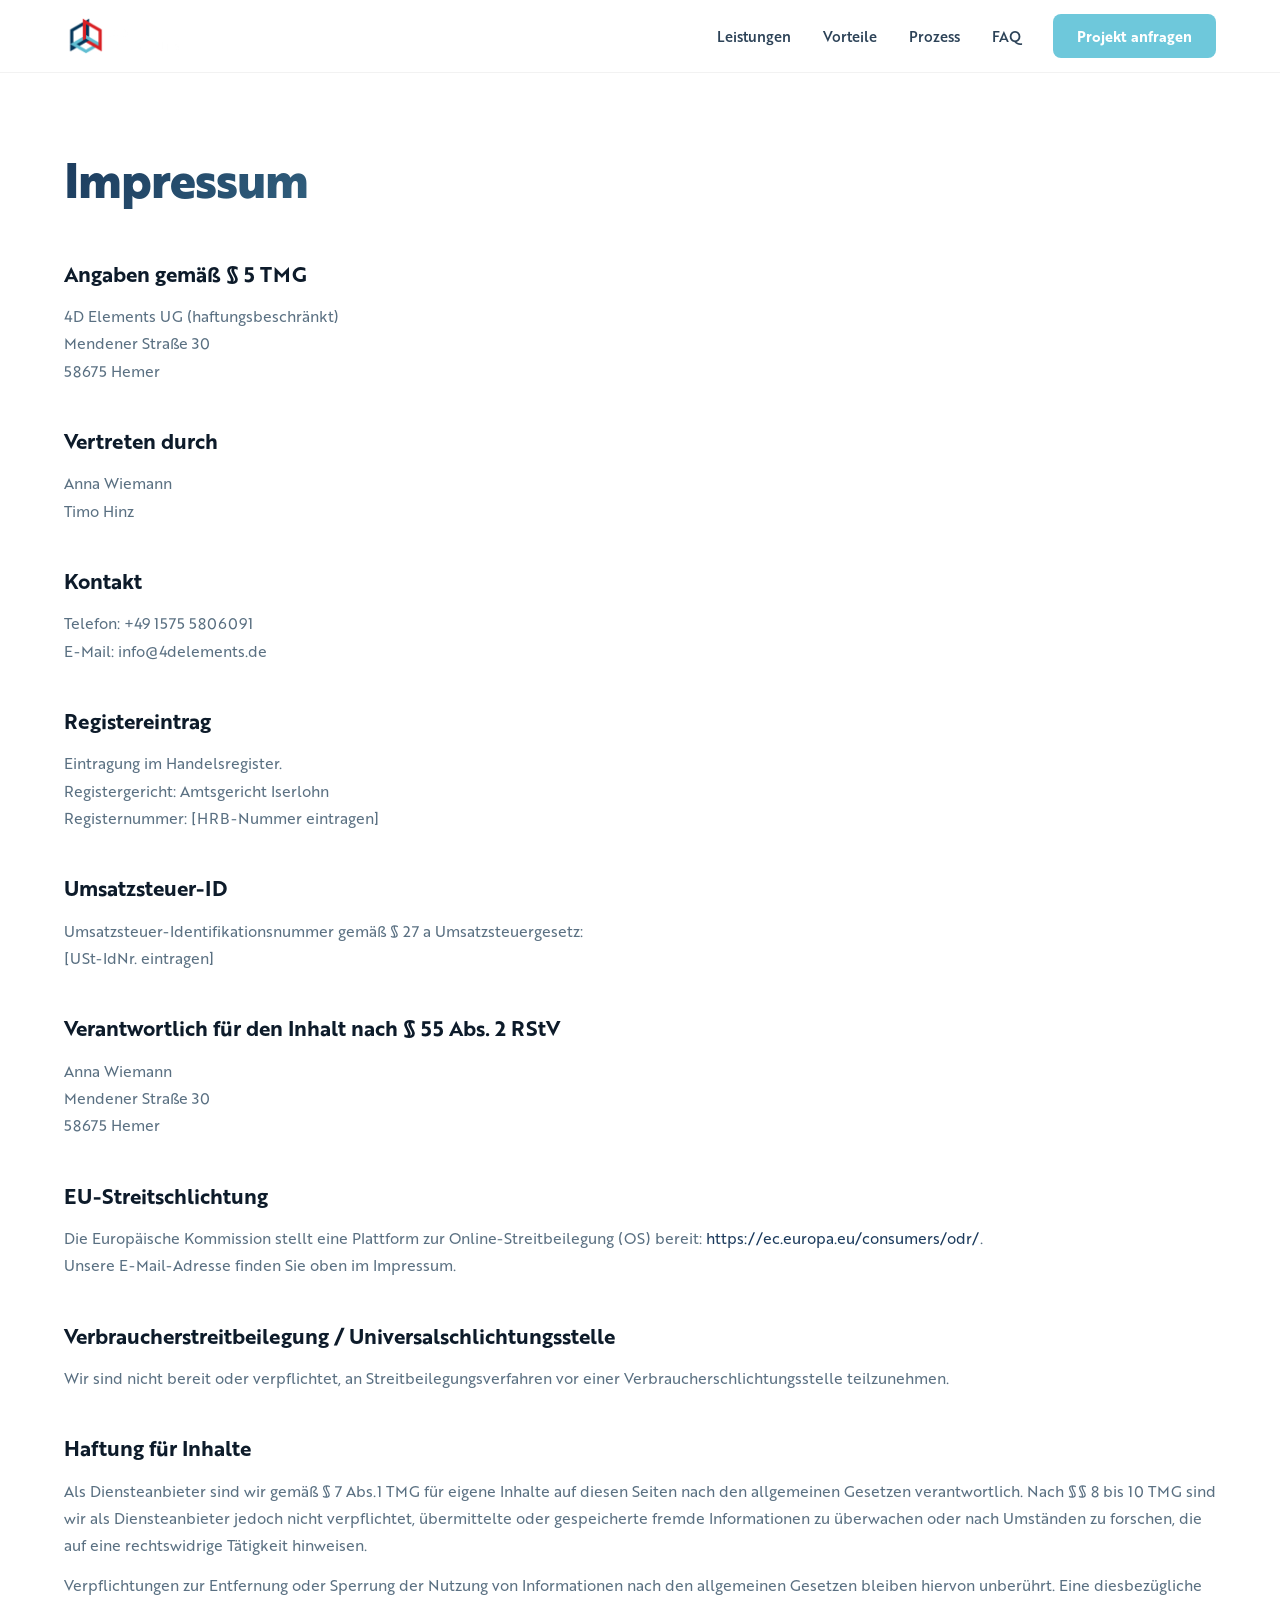
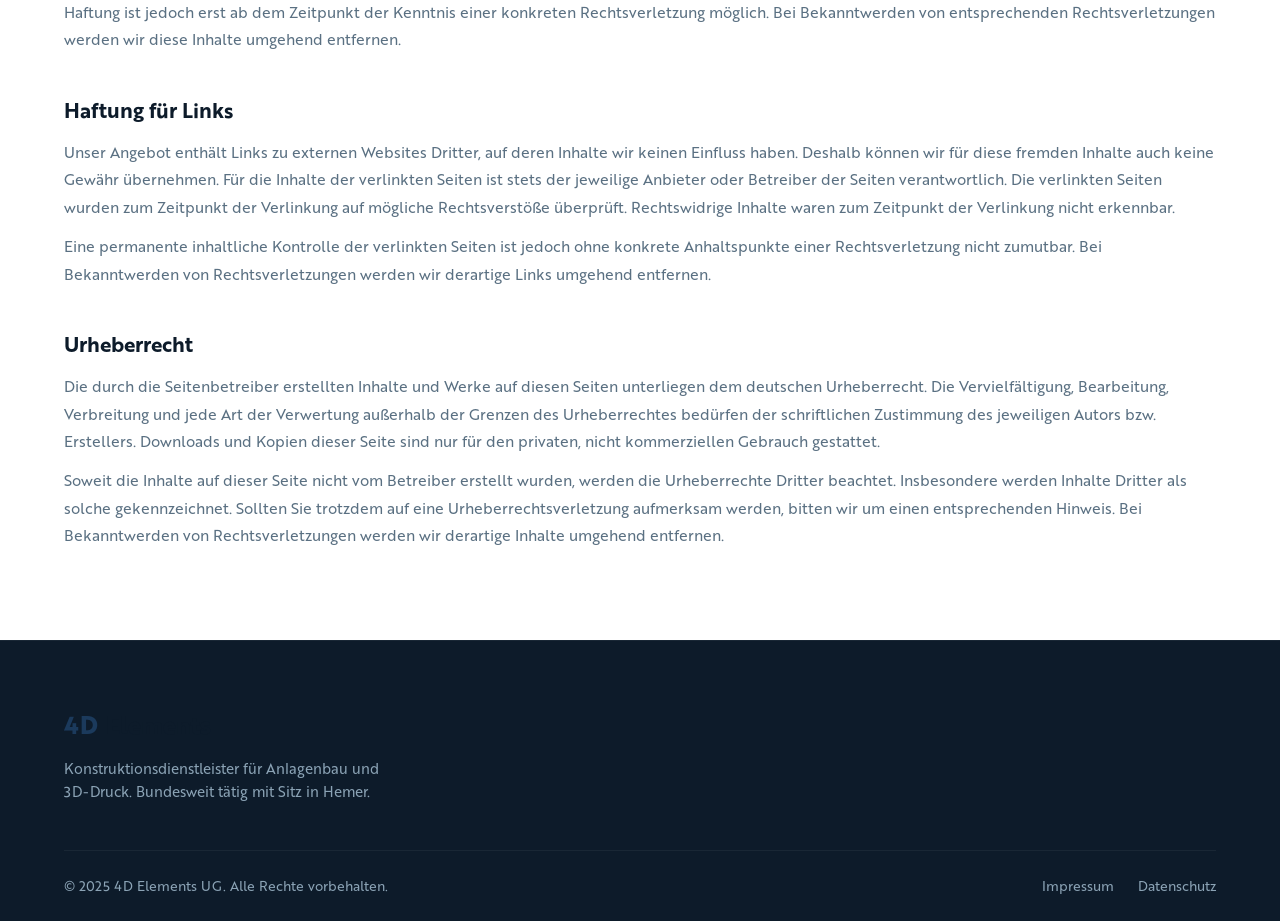
<file: impressum.html>
<!DOCTYPE html>
<html lang="de">
<head>
  <meta charset="UTF-8">
  <meta name="viewport" content="width=device-width, initial-scale=1.0">
  <title>Impressum | 4D Elements UG</title>
  <meta name="robots" content="noindex, nofollow">
  <link rel="canonical" href="https://4delements.de/impressum">
  <link rel="stylesheet" href="style.css">
</head>
<body>

  <!-- Navigation -->
  <nav class="nav" id="nav">
    <div class="container nav-inner">
      <a href="/" class="nav-logo">
        <img src="/assets/logo.png" alt="4D Elements Logo" class="nav-logo-img">
      </a>
      <ul class="nav-links" id="navLinks">
        <li><a href="/#leistungen">Leistungen</a></li>
        <li><a href="/#vorteile">Vorteile</a></li>
        <li><a href="/#prozess">Prozess</a></li>
        <li><a href="/#faq">FAQ</a></li>
        <li><a href="/#kontakt" class="btn btn-nav">Projekt anfragen</a></li>
      </ul>
      <button class="nav-toggle" id="navToggle" aria-label="Menü öffnen">
        <span></span><span></span><span></span>
      </button>
    </div>
  </nav>

  <!-- Impressum Content -->
  <main class="legal-page">
    <div class="container">
      <h1>Impressum</h1>

      <h2>Angaben gemäß § 5 TMG</h2>
      <p>
        4D Elements UG (haftungsbeschränkt)<br>
        Mendener Straße 30<br>
        58675 Hemer
      </p>

      <h2>Vertreten durch</h2>
      <p>
        Anna Wiemann<br>
        Timo Hinz
      </p>

      <h2>Kontakt</h2>
      <p>
        Telefon: +49 1575 5806091<br>
        E-Mail: info@4delements.de
      </p>

      <h2>Registereintrag</h2>
      <p>
        Eintragung im Handelsregister.<br>
        Registergericht: Amtsgericht Iserlohn<br>
        Registernummer: [HRB-Nummer eintragen]
      </p>

      <h2>Umsatzsteuer-ID</h2>
      <p>
        Umsatzsteuer-Identifikationsnummer gemäß § 27 a Umsatzsteuergesetz:<br>
        [USt-IdNr. eintragen]
      </p>

      <h2>Verantwortlich für den Inhalt nach § 55 Abs. 2 RStV</h2>
      <p>
        Anna Wiemann<br>
        Mendener Straße 30<br>
        58675 Hemer
      </p>

      <h2>EU-Streitschlichtung</h2>
      <p>
        Die Europäische Kommission stellt eine Plattform zur Online-Streitbeilegung (OS) bereit:
        <a href="https://ec.europa.eu/consumers/odr/" target="_blank" rel="noopener">https://ec.europa.eu/consumers/odr/</a>.<br>
        Unsere E-Mail-Adresse finden Sie oben im Impressum.
      </p>

      <h2>Verbraucherstreitbeilegung / Universalschlichtungsstelle</h2>
      <p>
        Wir sind nicht bereit oder verpflichtet, an Streitbeilegungsverfahren vor einer
        Verbraucherschlichtungsstelle teilzunehmen.
      </p>

      <h2>Haftung für Inhalte</h2>
      <p>
        Als Diensteanbieter sind wir gemäß § 7 Abs.1 TMG für eigene Inhalte auf diesen Seiten nach den
        allgemeinen Gesetzen verantwortlich. Nach §§ 8 bis 10 TMG sind wir als Diensteanbieter jedoch nicht
        verpflichtet, übermittelte oder gespeicherte fremde Informationen zu überwachen oder nach Umständen zu
        forschen, die auf eine rechtswidrige Tätigkeit hinweisen.
      </p>
      <p>
        Verpflichtungen zur Entfernung oder Sperrung der Nutzung von Informationen nach den allgemeinen Gesetzen
        bleiben hiervon unberührt. Eine diesbezügliche Haftung ist jedoch erst ab dem Zeitpunkt der Kenntnis einer
        konkreten Rechtsverletzung möglich. Bei Bekanntwerden von entsprechenden Rechtsverletzungen werden wir
        diese Inhalte umgehend entfernen.
      </p>

      <h2>Haftung für Links</h2>
      <p>
        Unser Angebot enthält Links zu externen Websites Dritter, auf deren Inhalte wir keinen Einfluss haben.
        Deshalb können wir für diese fremden Inhalte auch keine Gewähr übernehmen. Für die Inhalte der verlinkten
        Seiten ist stets der jeweilige Anbieter oder Betreiber der Seiten verantwortlich. Die verlinkten Seiten wurden
        zum Zeitpunkt der Verlinkung auf mögliche Rechtsverstöße überprüft. Rechtswidrige Inhalte waren zum Zeitpunkt
        der Verlinkung nicht erkennbar.
      </p>
      <p>
        Eine permanente inhaltliche Kontrolle der verlinkten Seiten ist jedoch ohne konkrete Anhaltspunkte einer
        Rechtsverletzung nicht zumutbar. Bei Bekanntwerden von Rechtsverletzungen werden wir derartige Links
        umgehend entfernen.
      </p>

      <h2>Urheberrecht</h2>
      <p>
        Die durch die Seitenbetreiber erstellten Inhalte und Werke auf diesen Seiten unterliegen dem deutschen
        Urheberrecht. Die Vervielfältigung, Bearbeitung, Verbreitung und jede Art der Verwertung außerhalb der Grenzen
        des Urheberrechtes bedürfen der schriftlichen Zustimmung des jeweiligen Autors bzw. Erstellers. Downloads und
        Kopien dieser Seite sind nur für den privaten, nicht kommerziellen Gebrauch gestattet.
      </p>
      <p>
        Soweit die Inhalte auf dieser Seite nicht vom Betreiber erstellt wurden, werden die Urheberrechte Dritter
        beachtet. Insbesondere werden Inhalte Dritter als solche gekennzeichnet. Sollten Sie trotzdem auf eine
        Urheberrechtsverletzung aufmerksam werden, bitten wir um einen entsprechenden Hinweis. Bei Bekanntwerden
        von Rechtsverletzungen werden wir derartige Inhalte umgehend entfernen.
      </p>
    </div>
  </main>

  <!-- Footer -->
  <footer class="footer">
    <div class="container footer-inner">
      <div class="footer-brand">
        <a href="/" class="nav-logo">
          <span class="logo-4d">4D</span><span class="logo-elements">Elements</span>
        </a>
        <p>Konstruktionsdienstleister für Anlagenbau und 3D-Druck. Bundesweit tätig mit Sitz in Hemer.</p>
      </div>
      <div class="footer-bottom">
        <p>&copy; 2025 4D Elements UG. Alle Rechte vorbehalten.</p>
        <div class="footer-legal">
          <a href="/impressum.html">Impressum</a>
          <a href="/datenschutz.html">Datenschutz</a>
        </div>
      </div>
    </div>
  </footer>

  <script src="script.js"></script>
</body>
</html>
</file>
<file: style.css>
/* ========================================
   4D Elements – Modern Website Styles
   ======================================== */

/* Brother 1816 Font Family */
@font-face {
  font-family: 'Brother 1816';
  src: url('/assets/fonts/Brother-1816-Light.woff2') format('woff2');
  font-weight: 300;
  font-style: normal;
  font-display: swap;
}

@font-face {
  font-family: 'Brother 1816';
  src: url('/assets/fonts/Brother-1816-Regular.woff2') format('woff2');
  font-weight: 400;
  font-style: normal;
  font-display: swap;
}

@font-face {
  font-family: 'Brother 1816';
  src: url('/assets/fonts/Brother-1816-Medium.woff2') format('woff2');
  font-weight: 500;
  font-style: normal;
  font-display: swap;
}

@font-face {
  font-family: 'Brother 1816';
  src: url('/assets/fonts/Brother-1816-Bold.woff2') format('woff2');
  font-weight: 700;
  font-style: normal;
  font-display: swap;
}

@font-face {
  font-family: 'Brother 1816';
  src: url('/assets/fonts/Brother-1816-Extra-Bold.woff2') format('woff2');
  font-weight: 800;
  font-style: normal;
  font-display: swap;
}

:root {
  --primary: #1B3A5C;
  --primary-dark: #142D48;
  --primary-light: #264D73;
  --accent: #6EC8DB;
  --accent-dark: #4FB8CE;
  --red: #E31E24;
  --red-dark: #C41A1F;
  --dark: #0D1B2A;
  --dark-2: #1B2D3E;
  --dark-3: #2C4257;
  --gray: #5A7082;
  --gray-light: #8BA3B5;
  --light: #F0F5F8;
  --light-2: #DAE4EC;
  --white: #ffffff;
  --gradient: linear-gradient(135deg, var(--primary) 0%, var(--accent) 100%);
  --gradient-red: linear-gradient(135deg, var(--red) 0%, var(--primary) 100%);
  --radius: 12px;
  --radius-lg: 20px;
  --shadow: 0 4px 6px -1px rgb(0 0 0 / 0.1), 0 2px 4px -2px rgb(0 0 0 / 0.1);
  --shadow-lg: 0 20px 40px -12px rgb(0 0 0 / 0.15);
  --transition: 0.3s cubic-bezier(0.4, 0, 0.2, 1);
}

*, *::before, *::after {
  margin: 0;
  padding: 0;
  box-sizing: border-box;
}

html {
  scroll-behavior: smooth;
  scroll-padding-top: 80px;
}

body {
  font-family: 'Brother 1816', -apple-system, BlinkMacSystemFont, sans-serif;
  color: var(--dark);
  background: var(--white);
  line-height: 1.6;
  -webkit-font-smoothing: antialiased;
}

.container {
  max-width: 1200px;
  margin: 0 auto;
  padding: 0 24px;
}

/* ========================================
   Navigation
   ======================================== */

.nav {
  position: fixed;
  top: 0;
  left: 0;
  right: 0;
  z-index: 1000;
  background: rgba(255, 255, 255, 0.85);
  backdrop-filter: blur(20px);
  border-bottom: 1px solid rgba(0, 0, 0, 0.05);
  transition: var(--transition);
}

.nav.scrolled {
  box-shadow: var(--shadow);
}

.nav-inner {
  display: flex;
  align-items: center;
  justify-content: space-between;
  height: 72px;
}

.nav-logo {
  text-decoration: none;
  font-weight: 800;
  font-size: 1.5rem;
  display: flex;
  align-items: center;
  gap: 8px;
}

.nav-logo-img {
  height: 40px;
  width: auto;
  object-fit: contain;
}

.logo-4d {
  color: var(--primary);
}

.logo-elements {
  color: var(--dark);
}

.nav-links {
  display: flex;
  align-items: center;
  gap: 32px;
  list-style: none;
}

.nav-links a {
  text-decoration: none;
  color: var(--dark-3);
  font-size: 0.9rem;
  font-weight: 500;
  transition: var(--transition);
}

.nav-links a:hover {
  color: var(--primary);
}

.btn-nav {
  background: var(--accent) !important;
  color: var(--white) !important;
  padding: 10px 24px !important;
  border-radius: 8px !important;
  font-weight: 600 !important;
}

.btn-nav:hover {
  background: var(--accent-dark) !important;
  transform: translateY(-1px);
  box-shadow: 0 4px 12px rgba(110, 200, 219, 0.4);
}

.nav-toggle {
  display: none;
  flex-direction: column;
  gap: 5px;
  background: none;
  border: none;
  cursor: pointer;
  padding: 4px;
}

.nav-toggle span {
  width: 24px;
  height: 2px;
  background: var(--dark);
  transition: var(--transition);
  border-radius: 2px;
}

/* ========================================
   Buttons
   ======================================== */

.btn {
  display: inline-flex;
  align-items: center;
  gap: 8px;
  text-decoration: none;
  font-weight: 600;
  font-size: 0.95rem;
  border-radius: 10px;
  transition: var(--transition);
  cursor: pointer;
  border: none;
}

.btn-primary {
  background: var(--accent);
  color: var(--white);
  padding: 14px 32px;
}

.btn-primary:hover {
  background: var(--accent-dark);
  transform: translateY(-2px);
  box-shadow: 0 8px 24px rgba(110, 200, 219, 0.4);
}

.btn-outline {
  background: transparent;
  color: var(--dark);
  padding: 14px 32px;
  border: 2px solid var(--light-2);
}

.btn-outline:hover {
  border-color: var(--primary);
  color: var(--primary);
}

.btn-lg {
  padding: 16px 36px;
  font-size: 1rem;
}

/* ========================================
   Hero
   ======================================== */

.hero {
  min-height: 100vh;
  display: flex;
  align-items: center;
  padding-top: 72px;
  position: relative;
  overflow: hidden;
  background: linear-gradient(180deg, var(--white) 0%, var(--light) 100%);
}

.hero::before {
  content: '';
  position: absolute;
  top: -200px;
  right: -200px;
  width: 600px;
  height: 600px;
  background: radial-gradient(circle, rgba(27, 58, 92, 0.08) 0%, transparent 70%);
  border-radius: 50%;
}

.hero::after {
  content: '';
  position: absolute;
  bottom: -100px;
  left: -100px;
  width: 400px;
  height: 400px;
  background: radial-gradient(circle, rgba(110, 200, 219, 0.06) 0%, transparent 70%);
  border-radius: 50%;
}

.hero-inner {
  display: grid;
  grid-template-columns: 1fr 1fr;
  gap: 60px;
  align-items: center;
  position: relative;
  z-index: 1;
}

.hero-badge {
  display: inline-block;
  background: rgba(27, 58, 92, 0.08);
  color: var(--primary);
  padding: 8px 16px;
  border-radius: 100px;
  font-size: 0.85rem;
  font-weight: 600;
  margin-bottom: 24px;
}

.hero h1 {
  font-size: clamp(2.5rem, 5vw, 3.8rem);
  font-weight: 800;
  line-height: 1.1;
  letter-spacing: -0.03em;
  margin-bottom: 20px;
}

.gradient-text {
  background: var(--gradient);
  -webkit-background-clip: text;
  -webkit-text-fill-color: transparent;
  background-clip: text;
}

.hero-sub {
  font-size: 1.15rem;
  color: var(--gray);
  line-height: 1.7;
  margin-bottom: 36px;
  max-width: 520px;
}

.hero-actions {
  display: flex;
  gap: 16px;
  flex-wrap: wrap;
  margin-bottom: 48px;
}

.hero-stats {
  display: flex;
  gap: 48px;
}

.stat {
  display: flex;
  flex-direction: column;
}

.stat-num {
  font-size: 1.8rem;
  font-weight: 800;
  color: var(--dark);
}

.stat-label {
  font-size: 0.85rem;
  color: var(--gray);
  font-weight: 500;
}

/* Hero 3D Cube Animation */
.hero-visual {
  display: flex;
  align-items: center;
  justify-content: center;
  perspective: 800px;
}

.hero-cube {
  width: 250px;
  height: 250px;
  position: relative;
  transform-style: preserve-3d;
  animation: rotateCube 20s infinite linear;
}

.cube-face {
  position: absolute;
  width: 250px;
  height: 250px;
  border: 2px solid rgba(27, 58, 92, 0.15);
  background: rgba(27, 58, 92, 0.03);
  border-radius: var(--radius);
}

.cube-face.front  { transform: translateZ(125px); }
.cube-face.back   { transform: translateZ(-125px) rotateY(180deg); }
.cube-face.right  { transform: translateX(125px) rotateY(90deg); }
.cube-face.left   { transform: translateX(-125px) rotateY(-90deg); }
.cube-face.top    { transform: translateY(-125px) rotateX(90deg); }
.cube-face.bottom { transform: translateY(125px) rotateX(-90deg); }

@keyframes rotateCube {
  0%   { transform: rotateX(-20deg) rotateY(0deg); }
  100% { transform: rotateX(-20deg) rotateY(360deg); }
}

.hero-scroll {
  position: absolute;
  bottom: 32px;
  left: 50%;
  transform: translateX(-50%);
  display: flex;
  flex-direction: column;
  align-items: center;
  gap: 8px;
  color: var(--gray-light);
  font-size: 0.75rem;
  font-weight: 500;
  letter-spacing: 0.1em;
  text-transform: uppercase;
}

.scroll-line {
  width: 1px;
  height: 40px;
  background: var(--gradient);
  animation: scrollPulse 2s infinite;
}

@keyframes scrollPulse {
  0%, 100% { opacity: 0.3; transform: scaleY(0.6); }
  50%      { opacity: 1; transform: scaleY(1); }
}

/* ========================================
   Sections
   ======================================== */

.section {
  padding: 100px 0;
}

.section-dark {
  background: var(--dark);
  color: var(--white);
}

.section-dark p {
  color: var(--gray-light);
}

.section-header {
  text-align: center;
  margin-bottom: 64px;
  max-width: 640px;
  margin-left: auto;
  margin-right: auto;
}

.section-tag {
  display: inline-block;
  background: rgba(27, 58, 92, 0.1);
  color: var(--primary-light);
  padding: 6px 14px;
  border-radius: 100px;
  font-size: 0.8rem;
  font-weight: 600;
  text-transform: uppercase;
  letter-spacing: 0.05em;
  margin-bottom: 16px;
}

.section-dark .section-tag {
  background: rgba(27, 58, 92, 0.2);
}

.section-header h2 {
  font-size: clamp(2rem, 3.5vw, 2.8rem);
  font-weight: 800;
  letter-spacing: -0.02em;
  margin-bottom: 16px;
}

.section-header p {
  font-size: 1.1rem;
  line-height: 1.7;
}

/* ========================================
   Services Grid
   ======================================== */

.services-grid {
  display: grid;
  grid-template-columns: repeat(3, 1fr);
  gap: 24px;
}

.service-card {
  padding: 36px;
  border-radius: var(--radius-lg);
  border: 1px solid var(--light-2);
  background: var(--white);
  transition: var(--transition);
}

.service-card:hover {
  border-color: var(--primary);
  box-shadow: var(--shadow-lg);
  transform: translateY(-4px);
}

.service-icon {
  width: 52px;
  height: 52px;
  display: flex;
  align-items: center;
  justify-content: center;
  background: rgba(27, 58, 92, 0.08);
  border-radius: 12px;
  margin-bottom: 20px;
}

.service-icon svg {
  width: 26px;
  height: 26px;
  color: var(--primary);
}

.service-card h3 {
  font-size: 1.15rem;
  font-weight: 700;
  margin-bottom: 10px;
}

.service-card p {
  color: var(--gray);
  font-size: 0.95rem;
  line-height: 1.6;
}

/* ========================================
   Advantages
   ======================================== */

.advantages-grid {
  display: grid;
  grid-template-columns: repeat(3, 1fr);
  gap: 32px;
}

.advantage {
  padding: 32px;
  border-radius: var(--radius-lg);
  border: 1px solid rgba(255, 255, 255, 0.08);
  background: rgba(255, 255, 255, 0.03);
  transition: var(--transition);
}

.advantage:hover {
  border-color: rgba(27, 58, 92, 0.4);
  background: rgba(27, 58, 92, 0.05);
}

.advantage-num {
  font-size: 2.5rem;
  font-weight: 800;
  background: var(--gradient);
  -webkit-background-clip: text;
  -webkit-text-fill-color: transparent;
  background-clip: text;
  margin-bottom: 16px;
  line-height: 1;
}

.advantage h3 {
  font-size: 1.1rem;
  font-weight: 700;
  margin-bottom: 8px;
}

.advantage p {
  font-size: 0.95rem;
  line-height: 1.6;
}

/* ========================================
   Process
   ======================================== */

.process-steps {
  max-width: 700px;
  margin: 0 auto;
  display: flex;
  flex-direction: column;
  align-items: stretch;
}

.process-step {
  display: flex;
  gap: 24px;
  align-items: flex-start;
}

.step-number {
  width: 56px;
  height: 56px;
  min-width: 56px;
  display: flex;
  align-items: center;
  justify-content: center;
  background: var(--gradient);
  color: var(--white);
  font-size: 1.3rem;
  font-weight: 800;
  border-radius: 50%;
}

.step-content h3 {
  font-size: 1.15rem;
  font-weight: 700;
  margin-bottom: 6px;
  padding-top: 4px;
}

.step-content p {
  color: var(--gray);
  font-size: 0.95rem;
  line-height: 1.6;
}

.process-line {
  width: 2px;
  height: 40px;
  background: var(--light-2);
  margin-left: 27px;
}

/* ========================================
   FAQ
   ======================================== */

.faq-list {
  max-width: 720px;
  margin: 0 auto;
  display: flex;
  flex-direction: column;
  gap: 12px;
}

.faq-item {
  border: 1px solid rgba(255, 255, 255, 0.08);
  border-radius: var(--radius);
  overflow: hidden;
  transition: var(--transition);
}

.faq-item[open] {
  border-color: rgba(27, 58, 92, 0.3);
  background: rgba(27, 58, 92, 0.05);
}

.faq-item summary {
  padding: 20px 24px;
  font-weight: 600;
  font-size: 1rem;
  cursor: pointer;
  list-style: none;
  display: flex;
  align-items: center;
  justify-content: space-between;
  transition: var(--transition);
}

.faq-item summary::-webkit-details-marker {
  display: none;
}

.faq-item summary::after {
  content: '+';
  font-size: 1.4rem;
  font-weight: 300;
  color: var(--primary-light);
  transition: var(--transition);
}

.faq-item[open] summary::after {
  transform: rotate(45deg);
}

.faq-item p {
  padding: 0 24px 20px;
  font-size: 0.95rem;
  line-height: 1.7;
}

/* ========================================
   CTA
   ======================================== */

.section-cta {
  background: linear-gradient(180deg, var(--light) 0%, var(--white) 100%);
}

.cta-inner {
  text-align: center;
  padding: 80px 40px;
  background: var(--dark);
  border-radius: var(--radius-lg);
  position: relative;
  overflow: hidden;
}

.cta-inner::before {
  content: '';
  position: absolute;
  top: -100px;
  right: -100px;
  width: 300px;
  height: 300px;
  background: radial-gradient(circle, rgba(27, 58, 92, 0.2) 0%, transparent 70%);
  border-radius: 50%;
}

.cta-inner h2 {
  font-size: clamp(1.8rem, 3vw, 2.5rem);
  font-weight: 800;
  color: var(--white);
  margin-bottom: 12px;
  position: relative;
}

.cta-inner > p {
  color: var(--gray-light);
  font-size: 1.1rem;
  margin-bottom: 36px;
  position: relative;
}

.cta-actions {
  display: flex;
  gap: 16px;
  justify-content: center;
  flex-wrap: wrap;
  margin-bottom: 32px;
  position: relative;
}

.cta-actions .btn-outline {
  border-color: rgba(255, 255, 255, 0.2);
  color: var(--white);
}

.cta-actions .btn-outline:hover {
  border-color: var(--primary-light);
  color: var(--primary-light);
}

.cta-address {
  position: relative;
}

.cta-address p {
  color: var(--gray);
  font-size: 0.85rem;
}

/* ========================================
   Footer
   ======================================== */

.footer {
  background: var(--dark);
  color: var(--gray-light);
  padding: 64px 0 0;
  border-top: 1px solid rgba(255, 255, 255, 0.05);
}

.footer-inner {
  display: flex;
  flex-direction: column;
  gap: 48px;
}

.footer-brand {
  max-width: 320px;
}

.footer-brand p {
  margin-top: 12px;
  font-size: 0.9rem;
  line-height: 1.6;
}

.footer-links {
  display: grid;
  grid-template-columns: repeat(3, 1fr);
  gap: 32px;
}

.footer-col h4 {
  color: var(--white);
  font-size: 0.9rem;
  font-weight: 700;
  margin-bottom: 16px;
  text-transform: uppercase;
  letter-spacing: 0.05em;
}

.footer-col ul {
  list-style: none;
  display: flex;
  flex-direction: column;
  gap: 8px;
}

.footer-col a {
  color: var(--gray-light);
  text-decoration: none;
  font-size: 0.9rem;
  transition: var(--transition);
}

.footer-col a:hover {
  color: var(--white);
}

.footer-bottom {
  display: flex;
  align-items: center;
  justify-content: space-between;
  padding: 24px 0;
  border-top: 1px solid rgba(255, 255, 255, 0.05);
  font-size: 0.85rem;
}

.footer-legal {
  display: flex;
  gap: 24px;
}

.footer-legal a {
  color: var(--gray-light);
  text-decoration: none;
  transition: var(--transition);
}

.footer-legal a:hover {
  color: var(--white);
}

/* ========================================
   Responsive
   ======================================== */

@media (max-width: 1024px) {
  .services-grid,
  .advantages-grid {
    grid-template-columns: repeat(2, 1fr);
  }
}

@media (max-width: 768px) {
  .nav-links {
    display: none;
    position: fixed;
    top: 72px;
    left: 0;
    right: 0;
    bottom: 0;
    background: var(--white);
    flex-direction: column;
    padding: 40px 24px;
    gap: 24px;
  }

  .nav-links.active {
    display: flex;
  }

  .nav-toggle {
    display: flex;
  }

  .hero-inner {
    grid-template-columns: 1fr;
    text-align: center;
    gap: 40px;
  }

  .hero-sub {
    margin-left: auto;
    margin-right: auto;
  }

  .hero-actions {
    justify-content: center;
  }

  .hero-stats {
    justify-content: center;
  }

  .hero-visual {
    order: -1;
  }

  .hero-cube {
    width: 180px;
    height: 180px;
  }

  .cube-face {
    width: 180px;
    height: 180px;
  }

  .cube-face.front  { transform: translateZ(90px); }
  .cube-face.back   { transform: translateZ(-90px) rotateY(180deg); }
  .cube-face.right  { transform: translateX(90px) rotateY(90deg); }
  .cube-face.left   { transform: translateX(-90px) rotateY(-90deg); }
  .cube-face.top    { transform: translateY(-90px) rotateX(90deg); }
  .cube-face.bottom { transform: translateY(90px) rotateX(-90deg); }

  .services-grid,
  .advantages-grid {
    grid-template-columns: 1fr;
  }

  .footer-links {
    grid-template-columns: 1fr;
  }

  .footer-bottom {
    flex-direction: column;
    gap: 12px;
    text-align: center;
  }

  .cta-inner {
    padding: 48px 24px;
  }
}

/* ========================================
   Legal Pages (Impressum, Datenschutz)
   ======================================== */

.legal-page {
  padding: 140px 0 80px;
  min-height: 100vh;
}

.legal-page h1 {
  font-size: clamp(2rem, 4vw, 3rem);
  font-weight: 800;
  letter-spacing: -0.02em;
  margin-bottom: 40px;
  background: var(--gradient);
  -webkit-background-clip: text;
  -webkit-text-fill-color: transparent;
  background-clip: text;
}

.legal-page h2 {
  font-size: 1.3rem;
  font-weight: 700;
  margin-top: 40px;
  margin-bottom: 12px;
  color: var(--dark);
}

.legal-page h3 {
  font-size: 1.1rem;
  font-weight: 600;
  margin-top: 24px;
  margin-bottom: 8px;
  color: var(--dark-2);
}

.legal-page p,
.legal-page li {
  color: var(--gray);
  font-size: 0.95rem;
  line-height: 1.8;
  margin-bottom: 12px;
}

.legal-page ul {
  padding-left: 24px;
  margin-bottom: 16px;
}

.legal-page a {
  color: var(--primary);
  text-decoration: none;
  transition: var(--transition);
}

.legal-page a:hover {
  color: var(--primary-dark);
  text-decoration: underline;
}

.legal-page strong {
  color: var(--dark);
}

.legal-updated {
  margin-top: 48px;
  padding-top: 24px;
  border-top: 1px solid var(--light-2);
  font-size: 0.85rem;
  color: var(--gray-light);
}

/* ========================================
   Cookie Banner
   ======================================== */

.cookie-banner {
  position: fixed;
  bottom: 0;
  left: 0;
  right: 0;
  z-index: 9999;
  background: var(--dark);
  border-top: 1px solid rgba(255, 255, 255, 0.08);
  padding: 20px 0;
  transform: translateY(100%);
  transition: transform 0.4s cubic-bezier(0.4, 0, 0.2, 1);
}

.cookie-banner.visible {
  transform: translateY(0);
}

.cookie-banner-inner {
  display: flex;
  align-items: center;
  justify-content: space-between;
  gap: 24px;
  flex-wrap: wrap;
}

.cookie-banner-text {
  flex: 1;
  min-width: 280px;
}

.cookie-banner-text p {
  color: var(--gray-light);
  font-size: 0.9rem;
  line-height: 1.6;
  margin: 0;
}

.cookie-banner-text a {
  color: var(--primary-light);
  text-decoration: none;
  transition: var(--transition);
}

.cookie-banner-text a:hover {
  color: var(--white);
  text-decoration: underline;
}

.cookie-banner-actions {
  display: flex;
  gap: 12px;
  flex-shrink: 0;
}

.cookie-btn {
  padding: 10px 24px;
  border-radius: 8px;
  font-size: 0.9rem;
  font-weight: 600;
  cursor: pointer;
  border: none;
  transition: var(--transition);
  font-family: inherit;
}

.cookie-btn-accept {
  background: var(--accent);
  color: var(--white);
}

.cookie-btn-accept:hover {
  background: var(--accent-dark);
  transform: translateY(-1px);
  box-shadow: 0 4px 12px rgba(110, 200, 219, 0.4);
}

.cookie-btn-reject {
  background: transparent;
  color: var(--gray-light);
  border: 1px solid rgba(255, 255, 255, 0.15);
}

.cookie-btn-reject:hover {
  border-color: rgba(255, 255, 255, 0.3);
  color: var(--white);
}

@media (max-width: 768px) {
  .cookie-banner-inner {
    flex-direction: column;
    text-align: center;
  }

  .cookie-banner-actions {
    width: 100%;
    justify-content: center;
  }
}

/* ========================================
   Responsive (continued)
   ======================================== */

@media (max-width: 480px) {
  .hero h1 {
    font-size: 2rem;
  }

  .hero-stats {
    gap: 24px;
  }

  .btn-lg {
    padding: 14px 24px;
    font-size: 0.9rem;
  }

  .cta-actions {
    flex-direction: column;
    align-items: center;
  }
}
</file>
